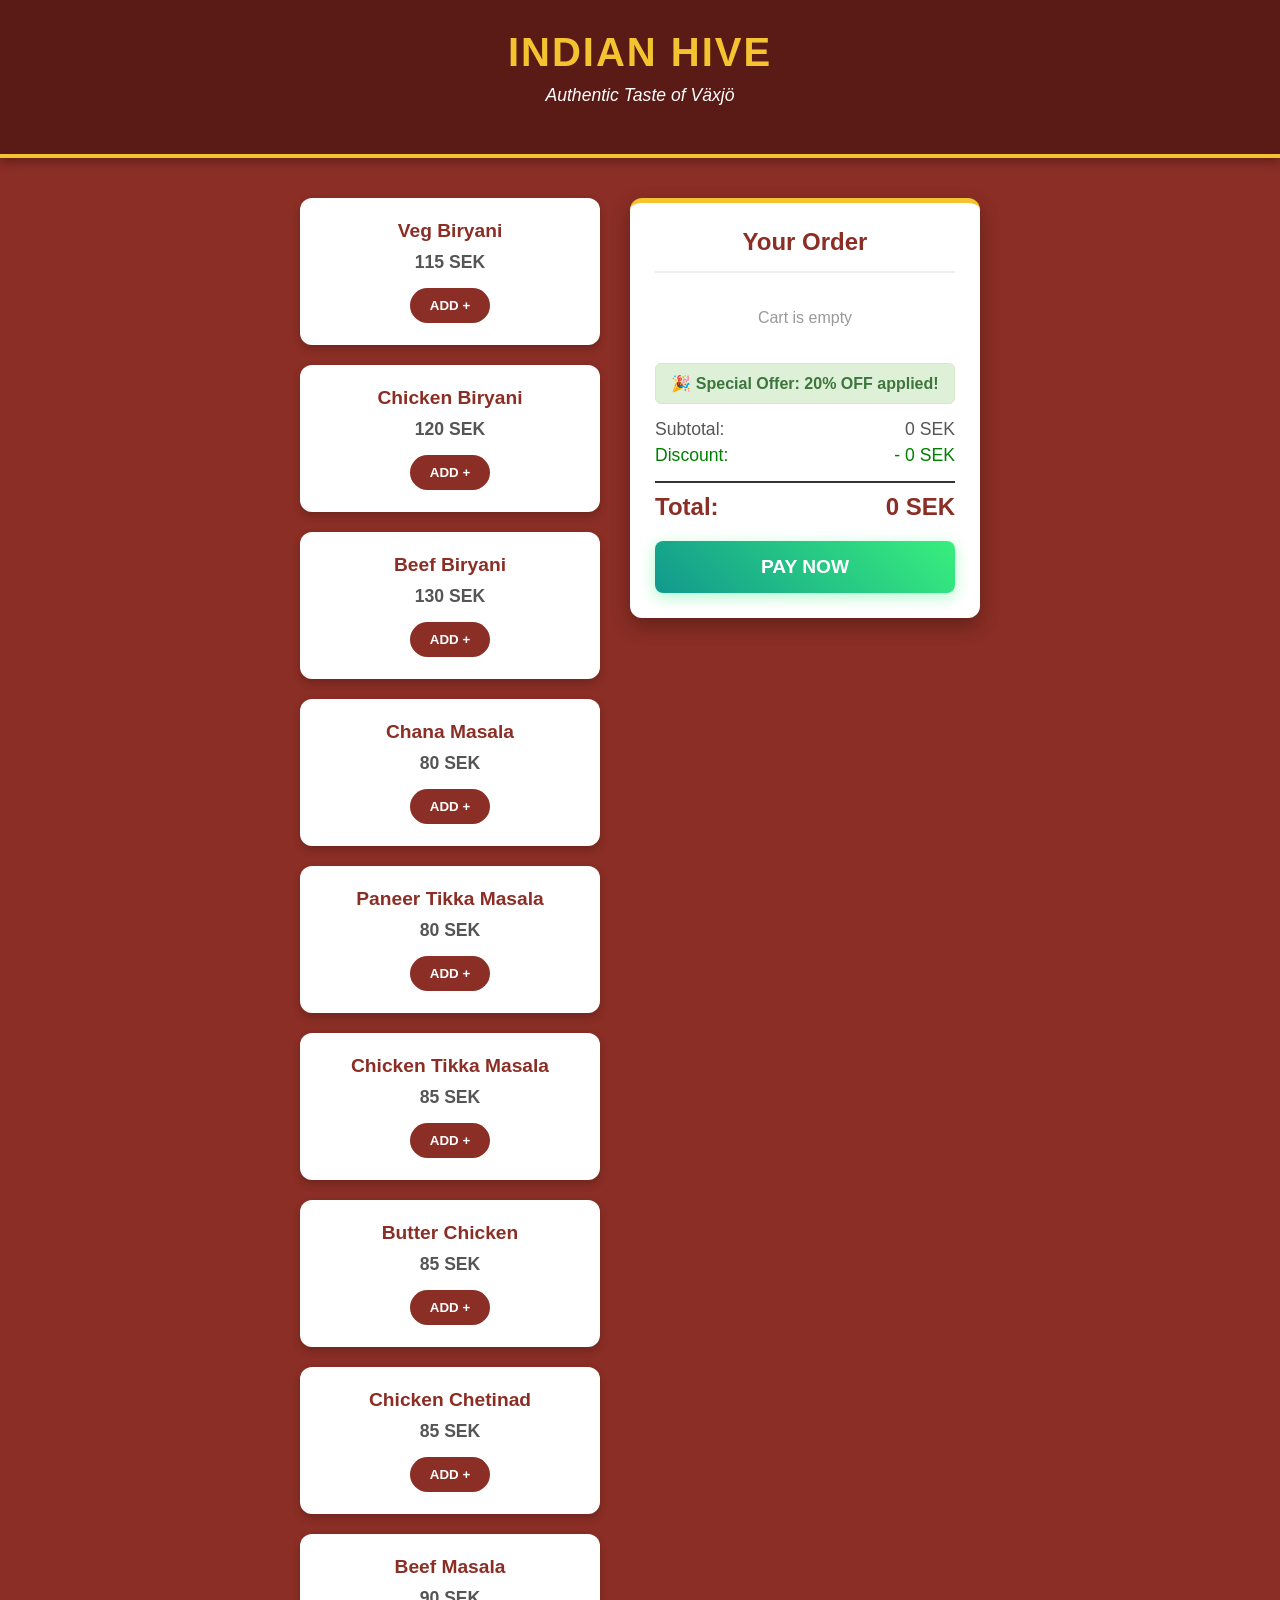
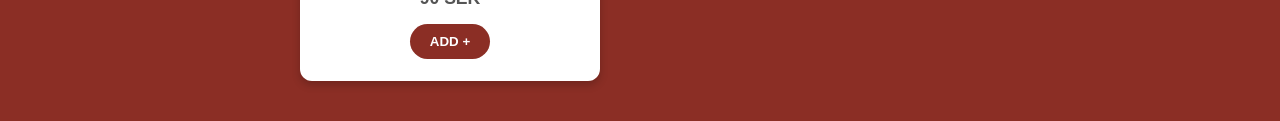
<file: payment-backend/src/main/resources/templates/index.html>
<!DOCTYPE html>
<html lang="en">
<head>
    <meta charset="UTF-8">
    <title>Indian Hive - Menu</title>
    <meta name="viewport" content="width=device-width, initial-scale=1">
    <style>
        /* --- BRANDING & COLORS --- */
        :root {
            --brand-red: #8B2E25;
            --brand-gold: #F4C430;
            --bg-color: #fcfcfc;
        }

        body {
            font-family: 'Helvetica Neue', Helvetica, Arial, sans-serif;
            background-color: var(--brand-red);
            color: #333;
            margin: 0;
            padding: 0;
            display: flex;
            flex-direction: column;
            min-height: 100vh;
        }

        /* HEADER */
        header {
            background-color: #5a1a15;
            color: var(--brand-gold);
            text-align: center;
            padding: 30px 20px;
            border-bottom: 4px solid var(--brand-gold);
            box-shadow: 0 4px 10px rgba(0,0,0,0.3);
        }

        h1 { margin: 0; font-size: 2.5rem; text-transform: uppercase; letter-spacing: 2px; }
        p.subtitle { color: #fff; margin-top: 10px; font-size: 1.1rem; font-style: italic; }

        /* LAYOUT */
        .container {
            flex: 1;
            display: flex;
            flex-wrap: wrap;
            max-width: 1200px;
            margin: 40px auto;
            gap: 30px;
            padding: 0 20px;
        }

        /* MENU GRID */
        .menu-section {
            flex: 2;
            min-width: 300px;
        }
        .menu-grid {
            display: grid;
            grid-template-columns: repeat(auto-fill, minmax(250px, 1fr));
            gap: 20px;
        }
        .menu-card {
            background: white;
            border-radius: 12px;
            padding: 20px;
            text-align: center;
            box-shadow: 0 4px 8px rgba(0,0,0,0.2);
            transition: transform 0.2s;
            border: 2px solid transparent;
        }
        .menu-card:hover { transform: translateY(-5px); border-color: var(--brand-gold); }
        .dish-name { font-size: 1.2rem; font-weight: bold; color: var(--brand-red); margin-bottom: 10px; }
        .dish-price { font-size: 1.1rem; color: #555; font-weight: bold; margin-bottom: 15px; }

        .add-btn {
            background-color: var(--brand-red);
            color: white;
            border: none;
            padding: 10px 20px;
            border-radius: 25px;
            cursor: pointer;
            font-weight: bold;
            transition: background 0.3s;
        }
        .add-btn:hover { background-color: #a03026; transform: scale(1.05); }

        /* CART SIDEBAR */
        .cart-section {
            flex: 1;
            min-width: 300px;
            background: white;
            border-radius: 12px;
            padding: 25px;
            box-shadow: 0 8px 20px rgba(0,0,0,0.3);
            height: fit-content;
            border-top: 5px solid var(--brand-gold);
        }
        .cart-header {
            font-size: 1.5rem;
            font-weight: bold;
            color: var(--brand-red);
            border-bottom: 2px solid #eee;
            padding-bottom: 15px;
            margin-bottom: 20px;
            text-align: center;
        }
        .cart-items { max-height: 350px; overflow-y: auto; margin-bottom: 20px; }
        .cart-row { display: flex; justify-content: space-between; margin-bottom: 12px; border-bottom: 1px dashed #eee; padding-bottom: 5px; }

        /* DISCOUNT BANNER */
        .discount-banner {
            background-color: #dff0d8;
            color: #3c763d;
            padding: 10px;
            border-radius: 6px;
            text-align: center;
            margin-bottom: 15px;
            border: 1px solid #d6e9c6;
            font-weight: bold;
            display: none; /* Hidden by default, shown if discount > 0 */
        }

        /* TOTALS */
        .total-row { display: flex; justify-content: space-between; font-size: 1.1rem; margin-bottom: 5px; color: #555; }
        .final-row { display: flex; justify-content: space-between; font-size: 1.5rem; font-weight: bold; margin-top: 15px; border-top: 2px solid #333; padding-top: 10px; color: var(--brand-red); }

        #checkout-btn {
            width: 100%;
            background: linear-gradient(45deg, #11998e, #38ef7d);
            color: white;
            border: none;
            padding: 15px;
            font-size: 1.2rem;
            border-radius: 8px;
            cursor: pointer;
            font-weight: bold;
            margin-top: 20px;
            box-shadow: 0 4px 15px rgba(56, 239, 125, 0.4);
        }
        #checkout-btn:hover { opacity: 0.9; }

    </style>
</head>
<body>

<header>
    <h1>Indian Hive</h1>
    <p class="subtitle">Authentic Taste of Växjö</p>
</header>

<div class="container">

    <div class="menu-section">
        <div class="menu-grid" id="menu-container"></div>
    </div>

    <div class="cart-section">
        <div class="cart-header">Your Order</div>

        <div class="cart-items" id="cart-items-display">
            <p style="text-align:center; color:#999;">Cart is empty</p>
        </div>

        <div id="discount-message-box" class="discount-banner">
            🎉 Special Offer: <span id="discount-percent-display">0</span>% OFF applied!
        </div>

        <div class="total-row">
            <span>Subtotal:</span>
            <span><span id="subtotal-text">0</span> SEK</span>
        </div>
        <div class="total-row" style="color: green;">
            <span>Discount:</span>
            <span>- <span id="discount-text">0</span> SEK</span>
        </div>
        <div class="final-row">
            <span>Total:</span>
            <span><span id="final-total-text">0</span> SEK</span>
        </div>

        <button id="checkout-btn" onclick="processPayment()">PAY NOW</button>
    </div>

</div>

<script>
    // --- 1. OWNER SETTINGS (CONTROL PANEL) ---

    // CHANGE THIS NUMBER TO CONTROL THE DISCOUNT!
    // Set to 0 to turn off the discount.
    const GLOBAL_DISCOUNT_PERCENT = 20;

    const menuData = [
        { name: "Veg Biryani", price: 115 },
        { name: "Chicken Biryani", price: 120 },
        { name: "Beef Biryani", price: 130 },
        { name: "Chana Masala", price: 80 },
        { name: "Paneer Tikka Masala", price: 80 },
        { name: "Chicken Tikka Masala", price: 85 },
        { name: "Butter Chicken", price: 85 },
        { name: "Chicken Chetinad", price: 85 },
        { name: "Beef Masala", price: 90 }
    ];

    let cart = [];

    // --- 2. INITIALIZE PAGE ---
    // Show discount banner if active
    if (GLOBAL_DISCOUNT_PERCENT > 0) {
        document.getElementById('discount-message-box').style.display = 'block';
        document.getElementById('discount-percent-display').innerText = GLOBAL_DISCOUNT_PERCENT;
    }

    // Render Menu
    const menuContainer = document.getElementById('menu-container');
    menuData.forEach(item => {
        const card = document.createElement('div');
        card.className = 'menu-card';
        card.innerHTML = `
            <div class="dish-name">${item.name}</div>
            <div class="dish-price">${item.price} SEK</div>
            <button class="add-btn" onclick="addToCart('${item.name}', ${item.price})">ADD +</button>
        `;
        menuContainer.appendChild(card);
    });

    // --- 3. CART FUNCTIONS ---
    function addToCart(name, price) {
        cart.push({ name, price });
        renderCart();
    }

    function renderCart() {
        const display = document.getElementById('cart-items-display');
        if (cart.length === 0) {
            display.innerHTML = '<p style="text-align:center; color:#999;">Cart is empty</p>';
        } else {
            display.innerHTML = '';
            cart.forEach((item) => {
                display.innerHTML += `
                    <div class="cart-row">
                        <span>${item.name}</span>
                        <span>${item.price} SEK</span>
                    </div>`;
            });
        }
        calculateTotal();
    }

    // --- 4. CALCULATE TOTALS (WITH AUTOMATIC DISCOUNT) ---
    function calculateTotal() {
        let subtotal = cart.reduce((sum, item) => sum + item.price, 0);
        let discountAmount = 0;

        // Apply Global Discount automatically
        if (GLOBAL_DISCOUNT_PERCENT > 0) {
            discountAmount = Math.round((subtotal * GLOBAL_DISCOUNT_PERCENT) / 100);
        }

        let finalTotal = subtotal - discountAmount;

        // Update UI
        document.getElementById('subtotal-text').innerText = subtotal;
        document.getElementById('discount-text').innerText = discountAmount;
        document.getElementById('final-total-text').innerText = finalTotal;

        return finalTotal;
    }

    // --- 5. CHECKOUT ---
    function processPayment() {
        const finalPrice = calculateTotal();
        if (finalPrice <= 0) {
            alert("Cart is empty!");
            return;
        }

        fetch('/product/v1/checkout', {
            method: 'POST',
            headers: { 'Content-Type': 'application/json' },
            body: JSON.stringify({
                amount: finalPrice * 100, // Convert to cents/öre
                quantity: 1,
                name: "Indian Hive Order (Discount Applied)",
                currency: "SEK"
            })
        })
            .then(res => res.json())
            .then(data => {
                if (data.sessionUrl) window.location.href = data.sessionUrl;
                else alert("Error: " + JSON.stringify(data));
            })
            .catch(err => console.error(err));
    }
</script>

</body>
</html>
</file>
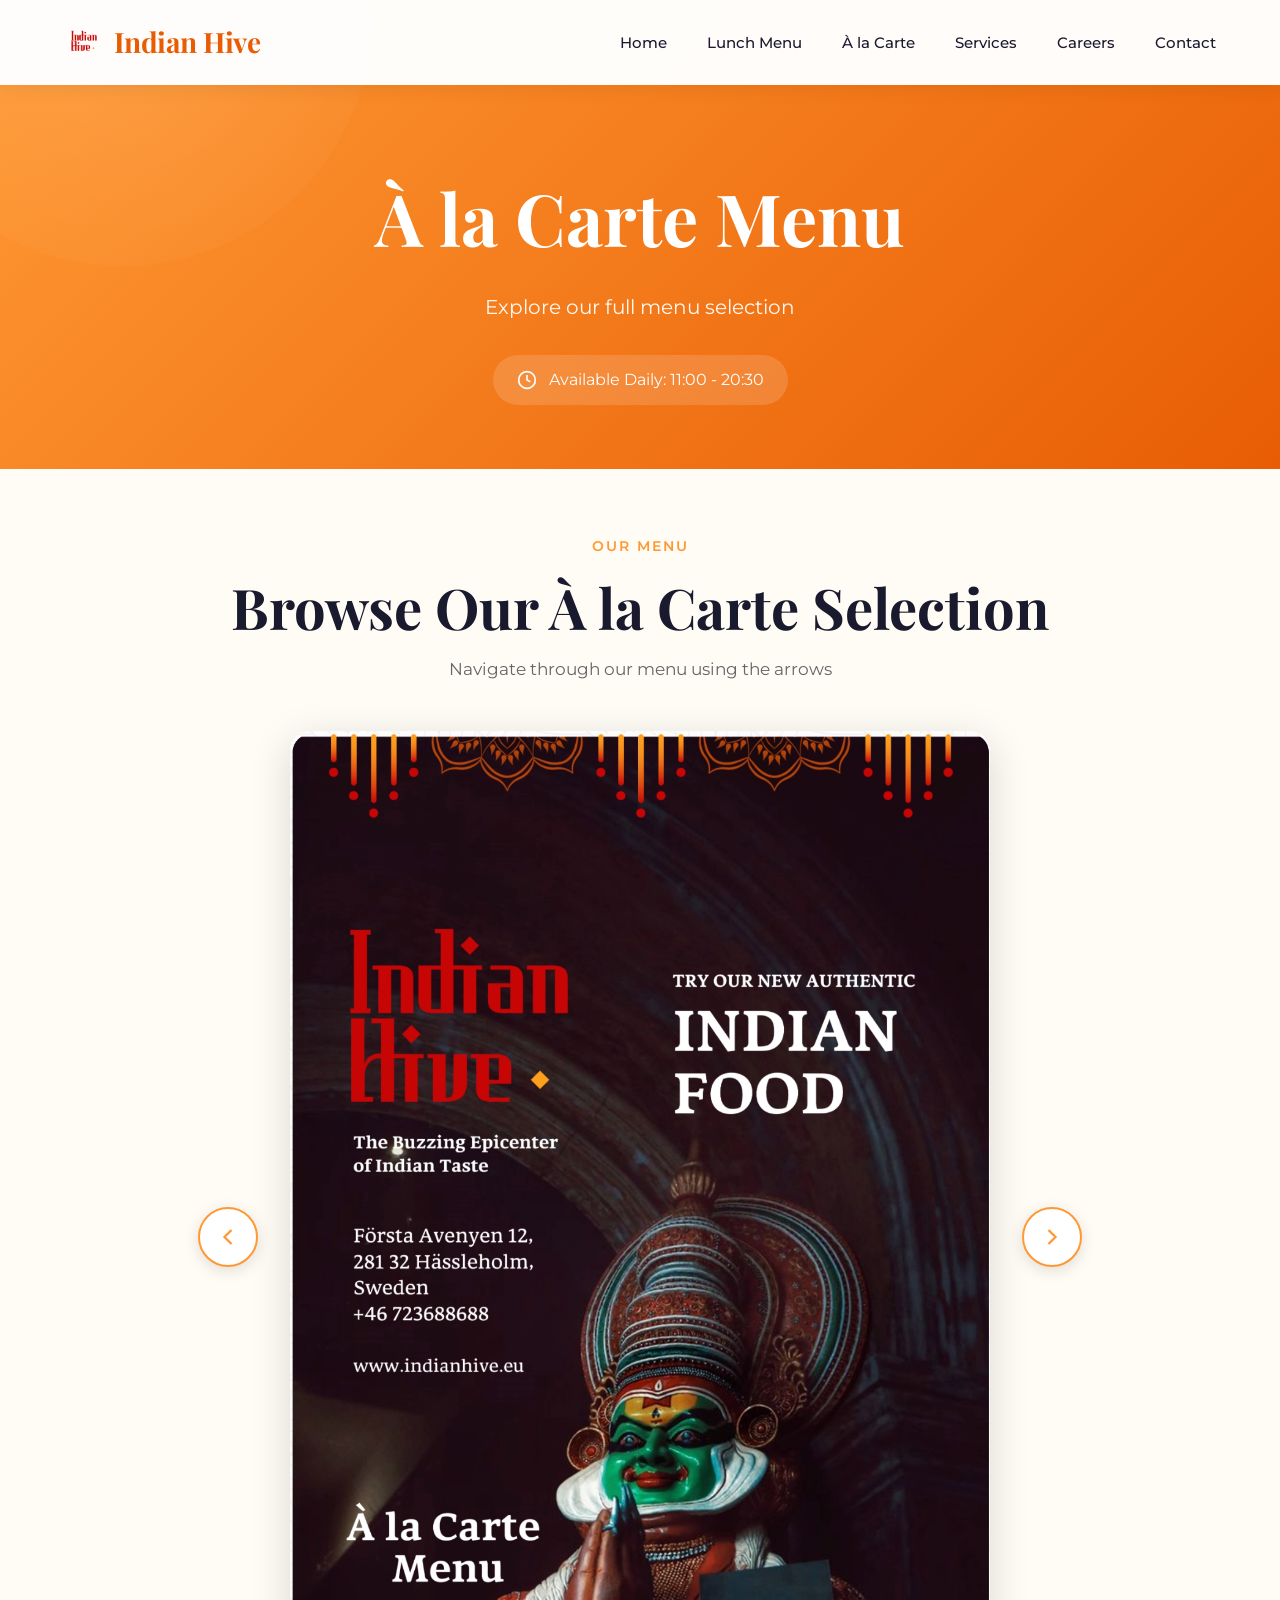
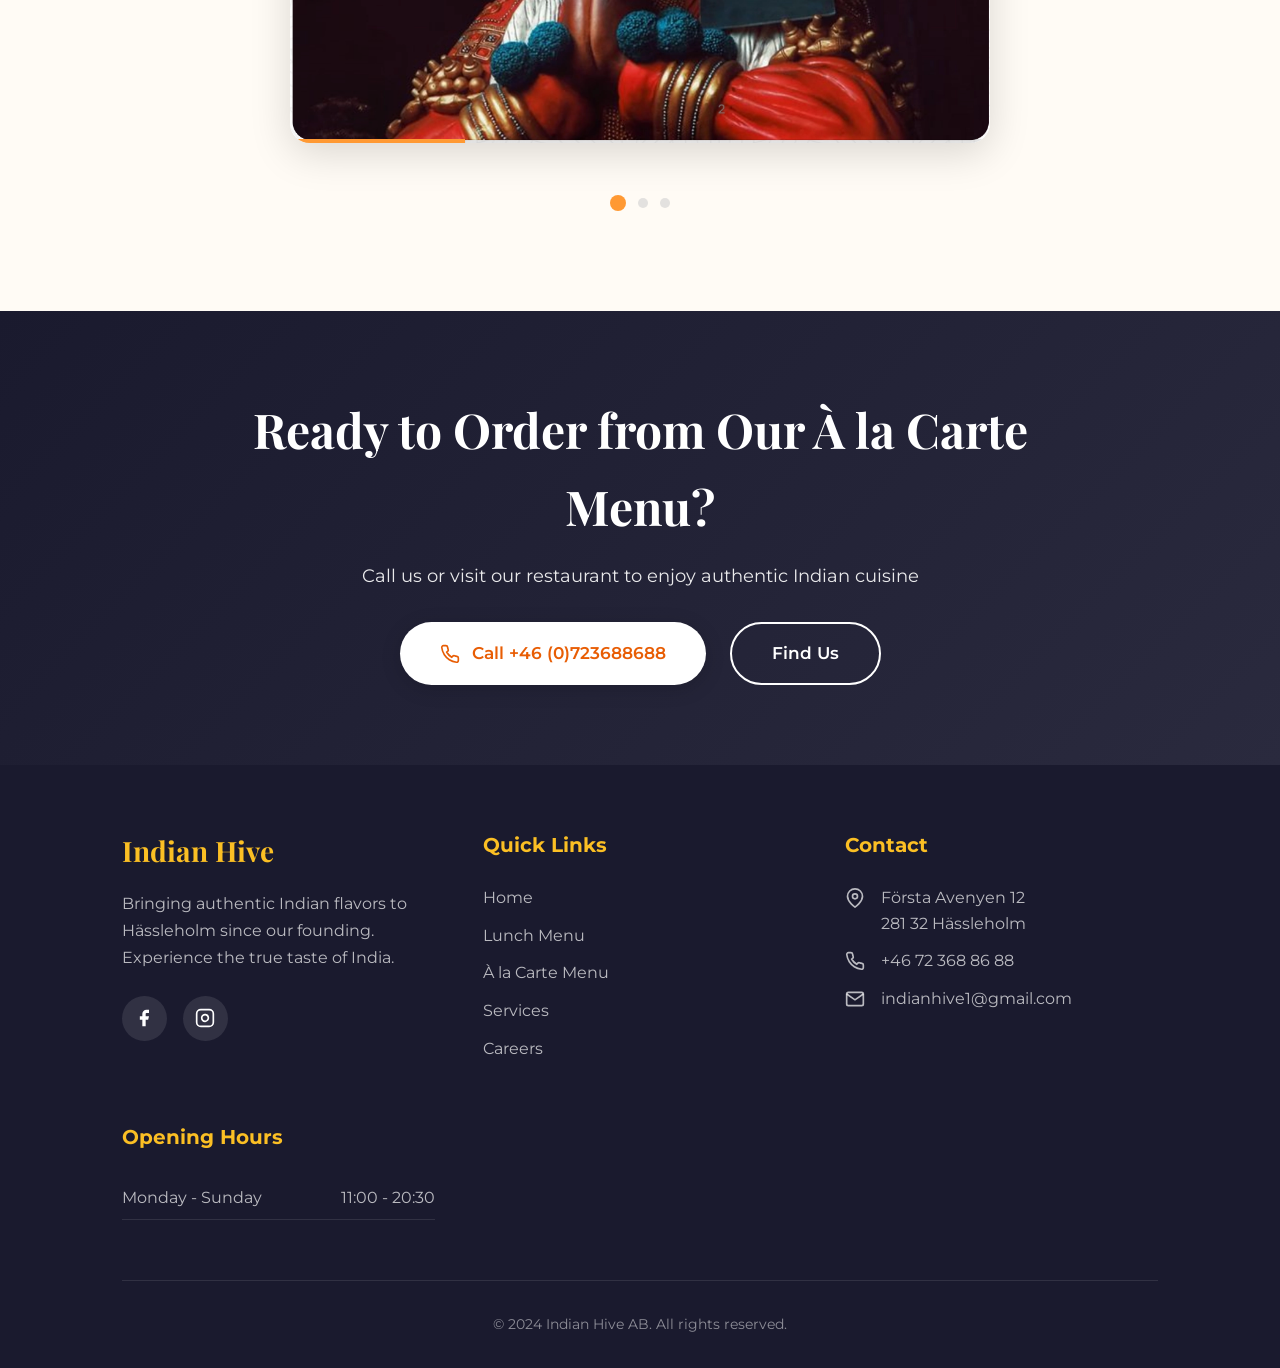
<file: src/main/resources/static/alacarte.html>
<!DOCTYPE html><html lang="en"><head>    <meta charset="UTF-8">    <meta name="viewport" content="width=device-width, initial-scale=1.0">    <title>À la Carte Menu - Indian Hive | Hässleholm</title>    <link rel="preconnect" href="https://fonts.googleapis.com">    <link rel="preconnect" href="https://fonts.gstatic.com" crossorigin>    <link href="https://fonts.googleapis.com/css2?family=Playfair+Display:ital,wght@0,400;0,700;1,400&family=Montserrat:wght@300;400;500;600;700&display=swap" rel="stylesheet">    <link rel="stylesheet" href="css/alacarte.css">    <link rel="icon" type="image/png" href="images/favicon.png"></head><body><!-- Navigation --><nav class="navbar">    <div class="nav-container">        <a href="index.html" class="logo">            <img src="images/logo.png" alt="Indian Hive Logo" class="logo-img">            <span class="logo-text">Indian Hive</span>        </a>        <ul class="nav-menu" id="navMenu">            <li><a href="index.html">Home</a></li>            <li><a href="lunchMenu.html">Lunch Menu</a></li>            <li><a href="alacarte.html" class="active">À la Carte</a></li>            <li><a href="services.html">Services</a></li>            <li><a href="careers.html">Careers</a></li>            <li><a href="contact.html">Contact</a></li>        </ul>        <div class="hamburger" id="hamburger">            <span></span>            <span></span>            <span></span>        </div>    </div></nav><!-- Page Header --><section class="page-header">    <div class="container">        <h1>À la Carte Menu</h1>        <p class="page-subtitle">Explore our full menu selection</p>        <div class="page-info">            <div class="info-badge">                <svg viewBox="0 0 24 24" fill="none" stroke="currentColor" stroke-width="2">                    <circle cx="12" cy="12" r="10"/>                    <polyline points="12 6 12 12 16 14"/>                </svg>                <span>Available Daily: 11:00 - 20:30</span>            </div>        </div>    </div></section><!-- Menu Gallery Section --><section class="menu-gallery-section">    <div class="container">        <div class="section-header center">            <span class="section-label">Our Menu</span>            <h2 class="section-title">Browse Our À la Carte Selection</h2>            <p class="gallery-description">Navigate through our menu using the arrows</p>        </div>        <!-- Image Gallery Slideshow -->        <div class="gallery-slideshow">            <button class="gallery-nav prev-btn" id="prevBtn" aria-label="Previous menu">                <svg viewBox="0 0 24 24" fill="none" stroke="currentColor" stroke-width="2">                    <polyline points="15 18 9 12 15 6"/>                </svg>            </button>            <div class="gallery-container">                <div class="gallery-slides">                    <!-- Slide 1 -->                    <div class="gallery-slide active">                        <img src="images/image-1.png" alt="Indian Hive Menu" loading="lazy">                    </div>                    <!-- Slide 2 -->                    <div class="gallery-slide">                        <img src="images/image-2.png" alt="Indian Hive Menu" loading="lazy">                    </div>                    <!-- Slide 3 -->                    <div class="gallery-slide">                        <img src="images/image-3.png" alt="Indian Hive Menu" loading="lazy">                    </div>                    <!-- Slide 4 -->                    <div class="gallery-slide">                        <img src="images/image-4.png" alt="Indian Hive Menu" loading="lazy">                    </div>                    <!-- Slide 5 -->                    <div class="gallery-slide">                        <img src="images/image-5.png" alt="Indian Hive Menu" loading="lazy">                    </div>                    <!-- Slide 6 -->                    <div class="gallery-slide">                        <img src="images/image-6.png" alt="Indian Hive Menu" loading="lazy">                    </div>                    <!-- Slide 7 -->                    <div class="gallery-slide">                        <img src="images/image-7.png" alt="Indian Hive Menu" loading="lazy">                    </div>                    <!-- Slide 8 -->                    <div class="gallery-slide">                        <img src="images/image-8.png" alt="Indian Hive Menu" loading="lazy">                    </div>                    <!-- Slide 9 -->                    <div class="gallery-slide">                        <img src="images/image-9.png" alt="Indian Hive Menu" loading="lazy">                    </div>                </div>                <!-- Progress Bar -->                <div class="progress-bar">                    <div class="progress-fill" id="progressFill"></div>                </div>            </div>            <button class="gallery-nav next-btn" id="nextBtn" aria-label="Next menu">                <svg viewBox="0 0 24 24" fill="none" stroke="currentColor" stroke-width="2">                    <polyline points="9 18 15 12 9 6"/>                </svg>            </button>        </div>        <!-- Dot Navigation (only 3 visible) -->        <div class="dot-navigation" id="dotNavigation">            <!-- Dots will be generated by JavaScript -->        </div>    </div></section><!-- Order CTA Section --><section class="order-section">    <div class="container">        <div class="order-content">            <h2>Ready to Order from Our À la Carte Menu?</h2>            <p>Call us or visit our restaurant to enjoy authentic Indian cuisine</p>            <div class="order-buttons">                <a href="tel:+46723688688" class="btn btn-primary">                    <svg viewBox="0 0 24 24" fill="none" stroke="currentColor" stroke-width="2">                        <path d="M22 16.92v3a2 2 0 0 1-2.18 2 19.79 19.79 0 0 1-8.63-3.07 19.5 19.5 0 0 1-6-6 19.79 19.79 0 0 1-3.07-8.67A2 2 0 0 1 4.11 2h3a2 2 0 0 1 2 1.72 12.84 12.84 0 0 0 .7 2.81 2 2 0 0 1-.45 2.11L8.09 9.91a16 16 0 0 0 6 6l1.27-1.27a2 2 0 0 1 2.11-.45 12.84 12.84 0 0 0 2.81.7A2 2 0 0 1 22 16.92z"/>                    </svg>                    Call +46 (0)723688688                </a>                <a href="contact.html" class="btn btn-secondary">Find Us</a>            </div>        </div>    </div></section><!-- Footer --><footer class="footer">    <div class="container">        <div class="footer-grid">            <div class="footer-col">                <h3>Indian Hive</h3>                <p>Bringing authentic Indian flavors to Hässleholm since our founding. Experience the true taste of India.</p>                <div class="social-links">                    <a href="https://www.facebook.com/profile.php?id=61578986245478" aria-label="Facebook">                        <svg viewBox="0 0 24 24" fill="currentColor"><path d="M18 2h-3a5 5 0 0 0-5 5v3H7v4h3v8h4v-8h3l1-4h-4V7a1 1 0 0 1 1-1h3z"/></svg>                    </a>                    <a href="https://www.instagram.com/indianhiveab" target="_blank" rel="noopener" aria-label="Instagram">                        <svg viewBox="0 0 24 24" fill="none" stroke="currentColor" stroke-width="2">                            <rect x="2" y="2" width="20" height="20" rx="5" ry="5"/>                            <path d="M16 11.37A4 4 0 1 1 12.63 8 4 4 0 0 1 16 11.37z"/>                            <line x1="17.5" y1="6.5" x2="17.51" y2="6.5"/>                        </svg>                    </a>                </div>            </div>            <div class="footer-col">                <h4>Quick Links</h4>                <ul>                    <li><a href="index.html">Home</a></li>                    <li><a href="lunchMenu.html">Lunch Menu</a></li>                    <li><a href="alacarte.html">À la Carte Menu</a></li>                    <li><a href="services.html">Services</a></li>                    <li><a href="careers.html">Careers</a></li>                </ul>            </div>            <div class="footer-col">                <h4>Contact</h4>                <ul class="contact-info">                    <li>                        <svg viewBox="0 0 24 24" fill="none" stroke="currentColor" stroke-width="2">                            <path d="M21 10c0 7-9 13-9 13s-9-6-9-13a9 9 0 0 1 18 0z"/>                            <circle cx="12" cy="10" r="3"/>                        </svg>                        Första Avenyen 12<br>281 32 Hässleholm                    </li>                    <li>                        <svg viewBox="0 0 24 24" fill="none" stroke="currentColor" stroke-width="2">                            <path d="M22 16.92v3a2 2 0 0 1-2.18 2 19.79 19.79 0 0 1-8.63-3.07 19.5 19.5 0 0 1-6-6 19.79 19.79 0 0 1-3.07-8.67A2 2 0 0 1 4.11 2h3a2 2 0 0 1 2 1.72 12.84 12.84 0 0 0 .7 2.81 2 2 0 0 1-.45 2.11L8.09 9.91a16 16 0 0 0 6 6l1.27-1.27a2 2 0 0 1 2.11-.45 12.84 12.84 0 0 0 2.81.7A2 2 0 0 1 22 16.92z"/>                        </svg>                        +46 72 368 86 88                    </li>                    <li>                        <svg viewBox="0 0 24 24" fill="none" stroke="currentColor" stroke-width="2">                            <path d="M4 4h16c1.1 0 2 .9 2 2v12c0 1.1-.9 2-2 2H4c-1.1 0-2-.9-2-2V6c0-1.1.9-2 2-2z"/>                            <polyline points="22,6 12,13 2,6"/>                        </svg>                        indianhive1@gmail.com                    </li>                </ul>            </div>            <div class="footer-col">                <h4>Opening Hours</h4>                <ul class="hours">                    <li>                        <span>Monday - Sunday</span>                        <span>11:00 - 20:30</span>                    </li>                </ul>            </div>        </div>        <div class="footer-bottom">            <p>&copy; 2024 Indian Hive AB. All rights reserved.</p>        </div>    </div></footer><script src="js/homePageJs.js"></script><script src="js/gallery.js"></script></body></html>
</file>
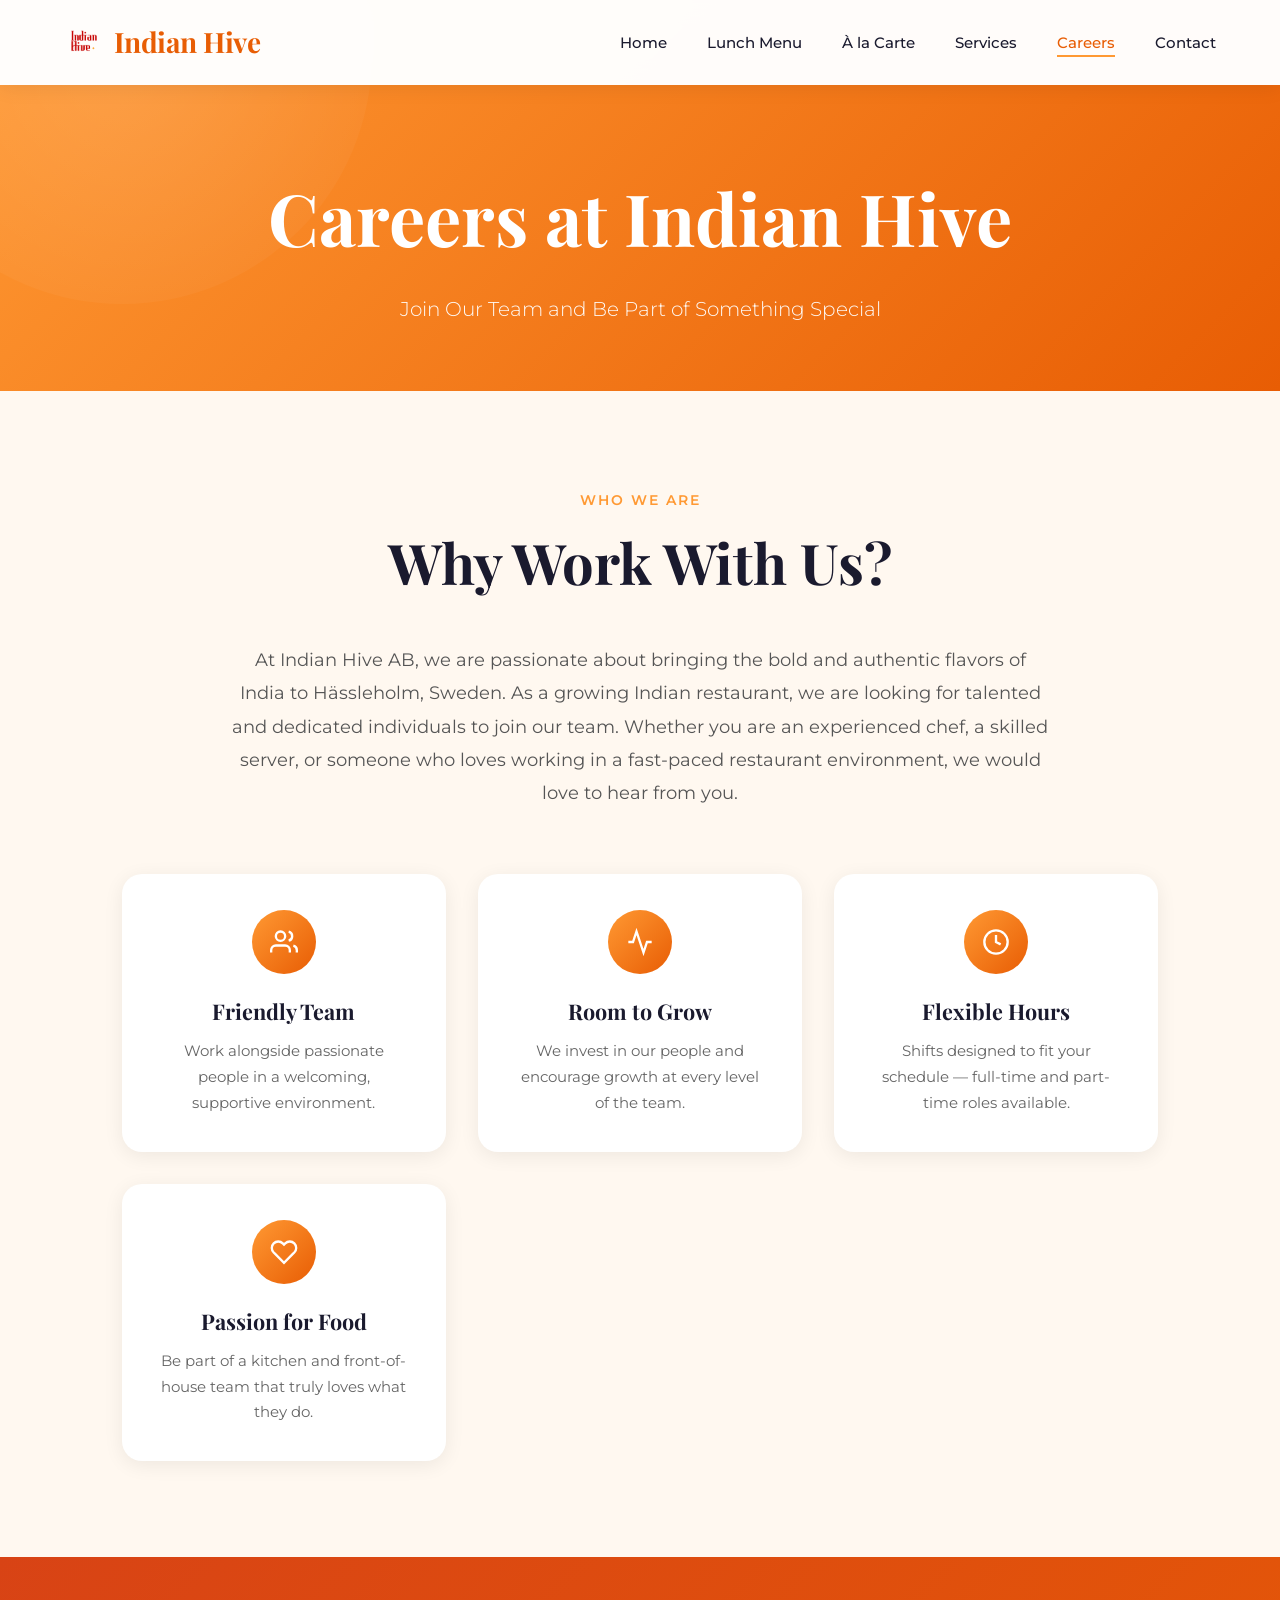
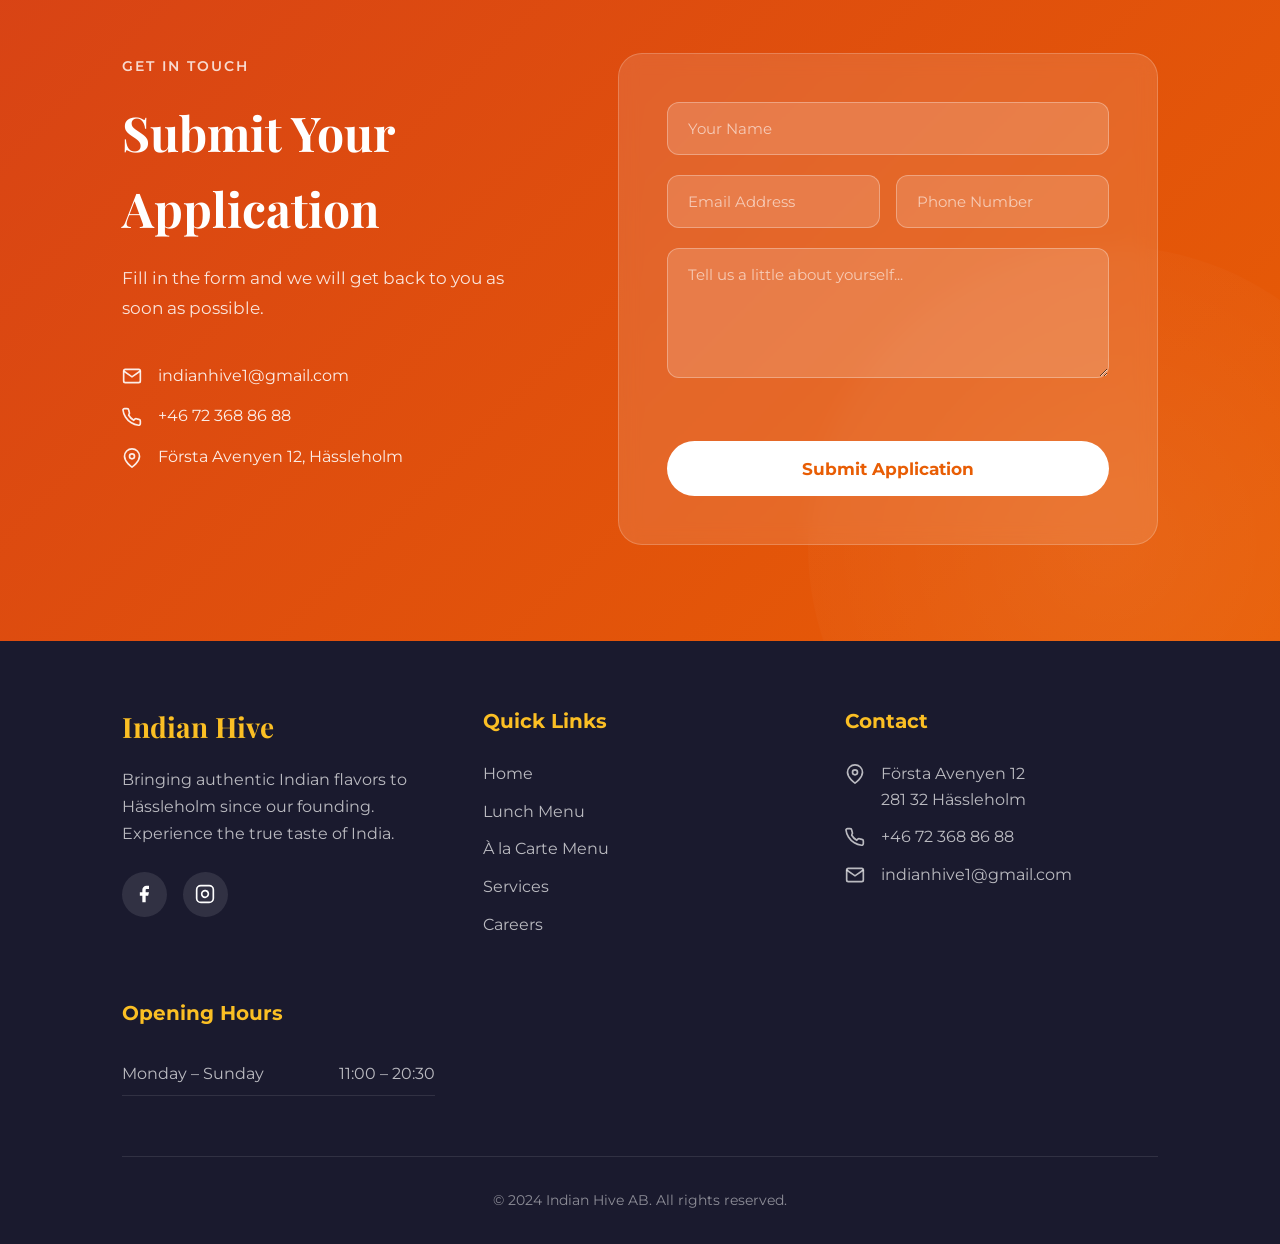
<file: src/main/resources/static/careers.html>
<!DOCTYPE html><html lang="en"><head>    <meta charset="UTF-8">    <meta name="viewport" content="width=device-width, initial-scale=1.0">    <title>Careers | Indian Hive - Hässleholm</title>    <link rel="preconnect" href="https://fonts.googleapis.com">    <link rel="preconnect" href="https://fonts.gstatic.com" crossorigin>    <link href="https://fonts.googleapis.com/css2?family=Playfair+Display:ital,wght@0,400;0,700;1,400&family=Montserrat:wght@300;400;500;600;700&display=swap" rel="stylesheet">    <link rel="stylesheet" href="css/careers.css">    <link rel="icon" type="image/png" href="images/favicon.png"></head><body><!-- Navigation --><nav class="navbar">    <div class="nav-container">        <a href="index.html" class="logo">            <img src="images/logo.png" alt="Indian Hive Logo" class="logo-img">            <span class="logo-text">Indian Hive</span>        </a>        <ul class="nav-menu" id="navMenu">            <li><a href="index.html">Home</a></li>            <li><a href="lunchMenu.html">Lunch Menu</a></li>            <li><a href="alacarte.html">À la Carte</a></li>            <li><a href="services.html">Services</a></li>            <li><a href="careers.html" class="active">Careers</a></li>            <li><a href="contact.html">Contact</a></li>        </ul>        <div class="hamburger" id="hamburger">            <span></span><span></span><span></span>        </div>    </div></nav><!-- Page Hero --><section class="page-hero">    <div class="page-hero-content">        <h1>Careers at Indian Hive</h1>        <p>Join Our Team and Be Part of Something Special</p>    </div></section><!-- Intro Section --><section class="careers-intro">    <div class="container">        <div class="section-header center">            <span class="section-label">Who We Are</span>            <h2 class="section-title">Why Work With Us?</h2>        </div>        <p class="intro-text">            At Indian Hive AB, we are passionate about bringing the bold and authentic flavors of India to Hässleholm, Sweden. As a growing Indian restaurant, we are looking for talented and dedicated individuals to join our team. Whether you are an experienced chef, a skilled server, or someone who loves working in a fast-paced restaurant environment, we would love to hear from you.        </p>        <div class="perks-grid">            <div class="perk-card">                <div class="perk-icon">                    <svg viewBox="0 0 24 24" fill="none" stroke="currentColor" stroke-width="2">                        <path d="M17 21v-2a4 4 0 0 0-4-4H5a4 4 0 0 0-4 4v2"/>                        <circle cx="9" cy="7" r="4"/>                        <path d="M23 21v-2a4 4 0 0 0-3-3.87"/>                        <path d="M16 3.13a4 4 0 0 1 0 7.75"/>                    </svg>                </div>                <h3>Friendly Team</h3>                <p>Work alongside passionate people in a welcoming, supportive environment.</p>            </div>            <div class="perk-card">                <div class="perk-icon">                    <svg viewBox="0 0 24 24" fill="none" stroke="currentColor" stroke-width="2">                        <polyline points="22 12 18 12 15 21 9 3 6 12 2 12"/>                    </svg>                </div>                <h3>Room to Grow</h3>                <p>We invest in our people and encourage growth at every level of the team.</p>            </div>            <div class="perk-card">                <div class="perk-icon">                    <svg viewBox="0 0 24 24" fill="none" stroke="currentColor" stroke-width="2">                        <circle cx="12" cy="12" r="10"/>                        <path d="M12 6v6l4 2"/>                    </svg>                </div>                <h3>Flexible Hours</h3>                <p>Shifts designed to fit your schedule — full-time and part-time roles available.</p>            </div>            <div class="perk-card">                <div class="perk-icon">                    <svg viewBox="0 0 24 24" fill="none" stroke="currentColor" stroke-width="2">                        <path d="M20.84 4.61a5.5 5.5 0 0 0-7.78 0L12 5.67l-1.06-1.06a5.5 5.5 0 0 0-7.78 7.78l1.06 1.06L12 21.23l7.78-7.78 1.06-1.06a5.5 5.5 0 0 0 0-7.78z"/>                    </svg>                </div>                <h3>Passion for Food</h3>                <p>Be part of a kitchen and front-of-house team that truly loves what they do.</p>            </div>        </div>    </div></section><!-- Application Form --><section class="apply-section" id="apply">    <div class="container">        <div class="apply-inner">            <div class="apply-text">                <span class="section-label">Get In Touch</span>                <h2>Submit Your Application</h2>                <p>Fill in the form and we will get back to you as soon as possible.</p>                <div class="apply-contact">                    <div class="apply-contact-item">                        <svg viewBox="0 0 24 24" fill="none" stroke="currentColor" stroke-width="2">                            <path d="M4 4h16c1.1 0 2 .9 2 2v12c0 1.1-.9 2-2 2H4c-1.1 0-2-.9-2-2V6c0-1.1.9-2 2-2z"/>                            <polyline points="22,6 12,13 2,6"/>                        </svg>                        <span>indianhive1@gmail.com</span>                    </div>                    <div class="apply-contact-item">                        <svg viewBox="0 0 24 24" fill="none" stroke="currentColor" stroke-width="2">                            <path d="M22 16.92v3a2 2 0 0 1-2.18 2 19.79 19.79 0 0 1-8.63-3.07A19.5 19.5 0 0 1 4.19 12a19.79 19.79 0 0 1-3.07-8.67A2 2 0 0 1 3.11 2h3a2 2 0 0 1 2 1.72c.127.96.361 1.903.7 2.81a2 2 0 0 1-.45 2.11L8.09 9.91a16 16 0 0 0 6 6l1.27-1.27a2 2 0 0 1 2.11-.45c.907.339 1.85.573 2.81.7A2 2 0 0 1 22 16.92z"/>                        </svg>                        <span>+46 72 368 86 88</span>                    </div>                    <div class="apply-contact-item">                        <svg viewBox="0 0 24 24" fill="none" stroke="currentColor" stroke-width="2">                            <path d="M21 10c0 7-9 13-9 13s-9-6-9-13a9 9 0 0 1 18 0z"/>                            <circle cx="12" cy="10" r="3"/>                        </svg>                        <span>Första Avenyen 12, Hässleholm</span>                    </div>                </div>            </div>            <div class="apply-form-wrap">                <form id="applyForm" novalidate>                    <div class="form-group">                        <input type="text" id="appName" name="app_name" placeholder="Your Name" required>                    </div>                    <div class="form-row">                        <div class="form-group">                            <input type="email" id="appEmail" name="app_email" placeholder="Email Address" required>                        </div>                        <div class="form-group">                            <input type="tel" id="appPhone" name="app_phone" placeholder="Phone Number">                        </div>                    </div>                    <div class="form-group">                        <textarea id="appMessage" name="app_message" placeholder="Tell us a little about yourself..."></textarea>                    </div>                    <div class="form-error" id="formError"></div>                    <button type="submit" class="btn-submit" id="submitBtn">                        <span class="btn-text">Submit Application</span>                        <span class="btn-loading" style="display:none;">Sending...</span>                    </button>                </form>                <div class="form-success" id="formSuccess">                    <div class="checkmark">✓</div>                    <h4>Application Received!</h4>                    <p>Thank you for applying. We'll be in touch shortly.</p>                </div>            </div>        </div>    </div></section><!-- Footer --><footer class="footer">    <div class="container">        <div class="footer-grid">            <div class="footer-col">                <h3>Indian Hive</h3>                <p>Bringing authentic Indian flavors to Hässleholm since our founding. Experience the true taste of India.</p>                <div class="social-links">                    <a href="https://www.facebook.com/profile.php?id=61578986245478" aria-label="Facebook">                        <svg viewBox="0 0 24 24" fill="currentColor"><path d="M18 2h-3a5 5 0 0 0-5 5v3H7v4h3v8h4v-8h3l1-4h-4V7a1 1 0 0 1 1-1h3z"/></svg>                    </a>                    <a href="https://www.instagram.com/indianhiveab" target="_blank" rel="noopener" aria-label="Instagram">                        <svg viewBox="0 0 24 24" fill="none" stroke="currentColor" stroke-width="2">                            <rect x="2" y="2" width="20" height="20" rx="5" ry="5"/>                            <path d="M16 11.37A4 4 0 1 1 12.63 8 4 4 0 0 1 16 11.37z"/>                            <line x1="17.5" y1="6.5" x2="17.51" y2="6.5"/>                        </svg>                    </a>                </div>            </div>            <div class="footer-col">                <h4>Quick Links</h4>                <ul>                    <li><a href="index.html">Home</a></li>                    <li><a href="lunchMenu.html">Lunch Menu</a></li>                    <li><a href="alacarte.html">À la Carte Menu</a></li>                    <li><a href="services.html">Services</a></li>                    <li><a href="careers.html">Careers</a></li>                </ul>            </div>            <div class="footer-col">                <h4>Contact</h4>                <ul class="contact-info">                    <li>                        <svg viewBox="0 0 24 24" fill="none" stroke="currentColor" stroke-width="2"><path d="M21 10c0 7-9 13-9 13s-9-6-9-13a9 9 0 0 1 18 0z"/><circle cx="12" cy="10" r="3"/></svg>                        Första Avenyen 12<br>281 32 Hässleholm                    </li>                    <li>                        <svg viewBox="0 0 24 24" fill="none" stroke="currentColor" stroke-width="2"><path d="M22 16.92v3a2 2 0 0 1-2.18 2 19.79 19.79 0 0 1-8.63-3.07A19.5 19.5 0 0 1 4.19 12a19.79 19.79 0 0 1-3.07-8.67A2 2 0 0 1 3.11 2h3a2 2 0 0 1 2 1.72c.127.96.361 1.903.7 2.81a2 2 0 0 1-.45 2.11L8.09 9.91a16 16 0 0 0 6 6l1.27-1.27a2 2 0 0 1 2.11-.45c.907.339 1.85.573 2.81.7A2 2 0 0 1 22 16.92z"/></svg>                        +46 72 368 86 88                    </li>                    <li>                        <svg viewBox="0 0 24 24" fill="none" stroke="currentColor" stroke-width="2"><path d="M4 4h16c1.1 0 2 .9 2 2v12c0 1.1-.9 2-2 2H4c-1.1 0-2-.9-2-2V6c0-1.1.9-2 2-2z"/><polyline points="22,6 12,13 2,6"/></svg>                        indianhive1@gmail.com                    </li>                </ul>            </div>            <div class="footer-col">                <h4>Opening Hours</h4>                <ul class="hours">                    <li><span>Monday – Sunday</span><span>11:00 – 20:30</span></li>                </ul>            </div>        </div>        <div class="footer-bottom">            <p>&copy; 2024 Indian Hive AB. All rights reserved.</p>        </div>    </div></footer><script src="js/careerJs.js"></script></body></html>
</file>
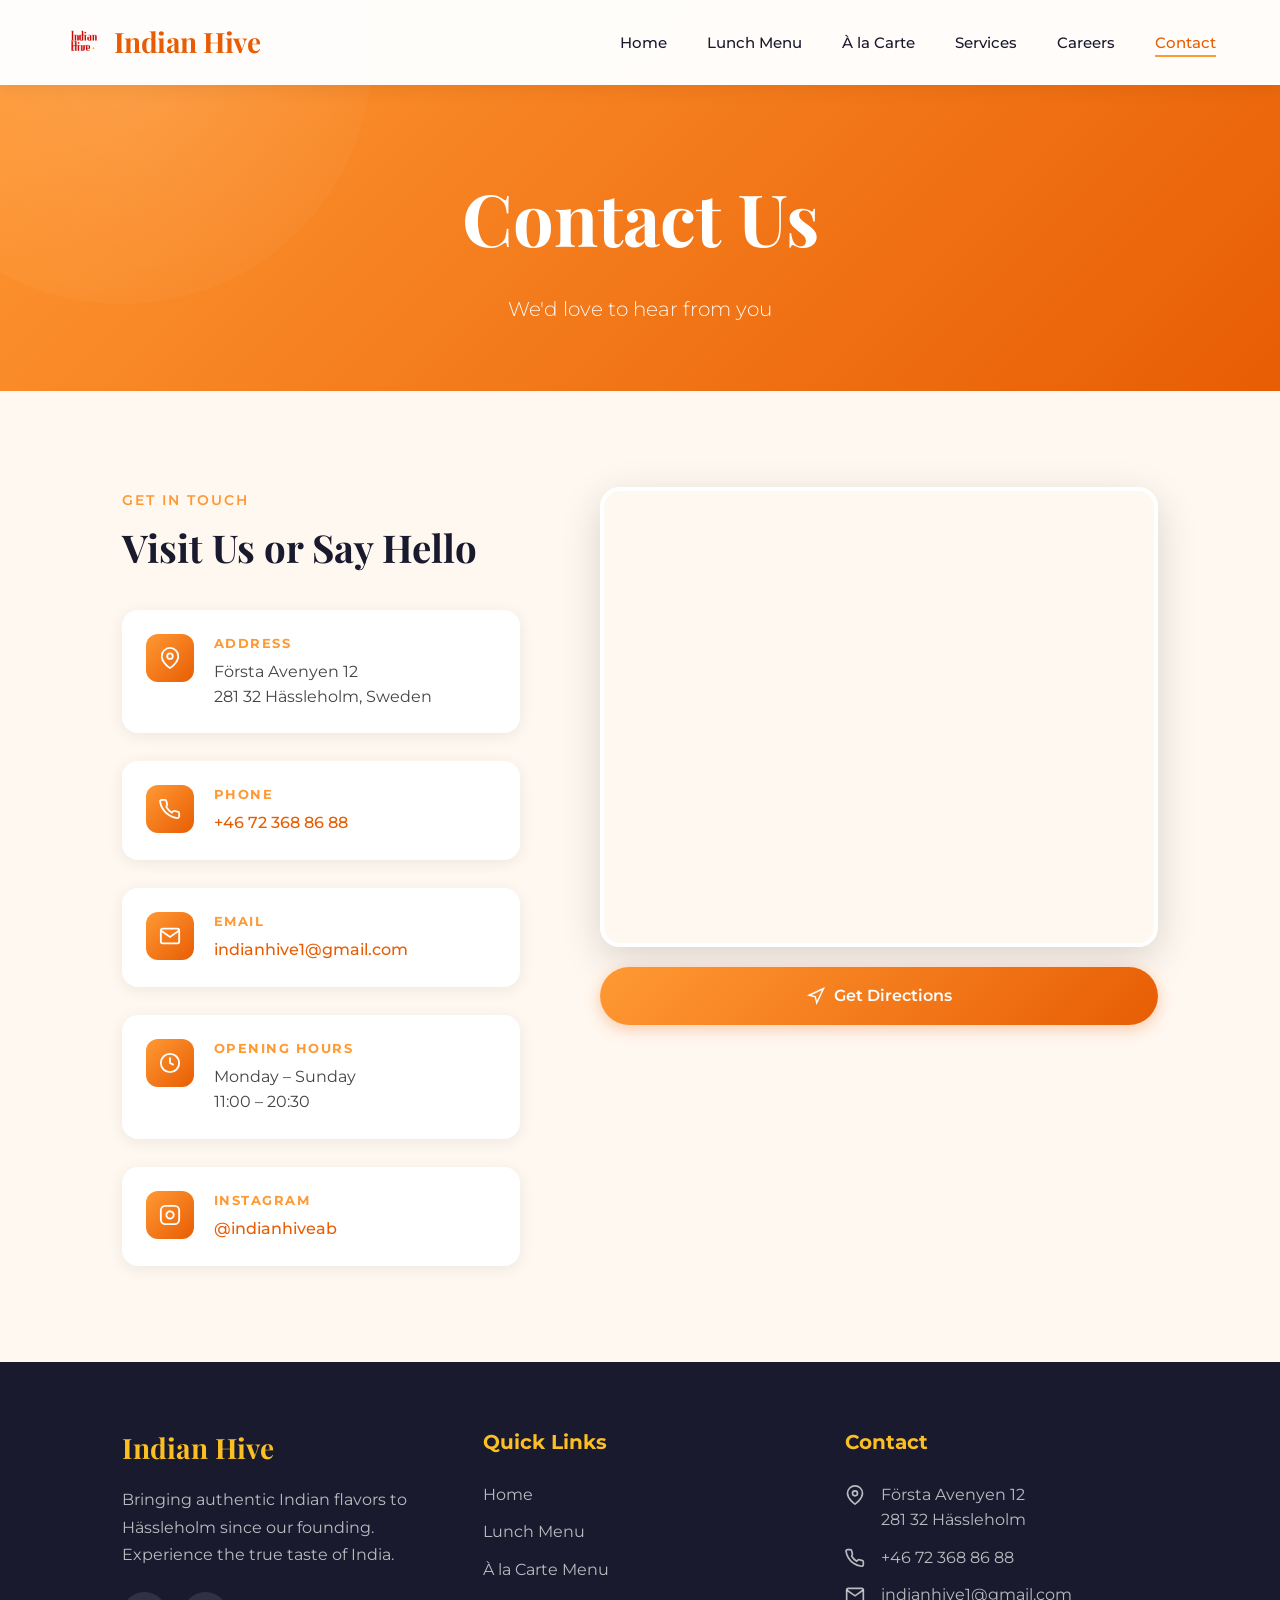
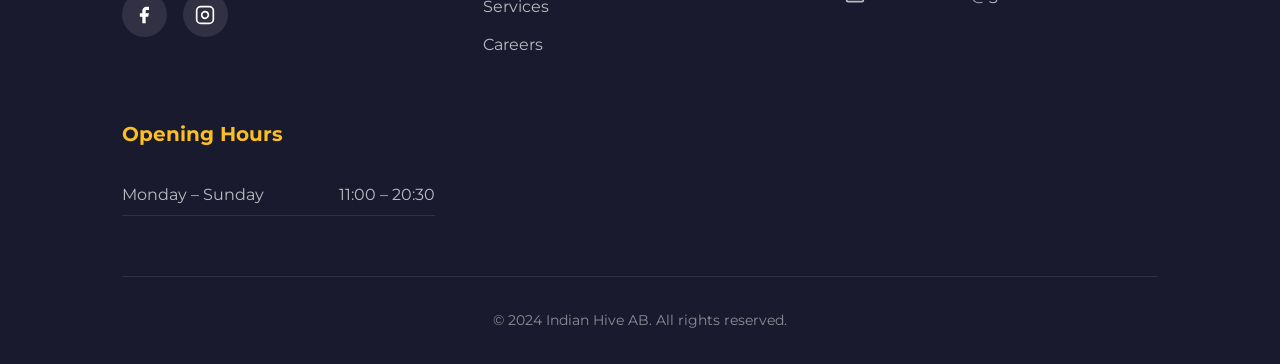
<file: src/main/resources/static/contact.html>
<!DOCTYPE html><html lang="en"><head>    <meta charset="UTF-8">    <meta name="viewport" content="width=device-width, initial-scale=1.0">    <title>Contact | Indian Hive - Hässleholm</title>    <link rel="preconnect" href="https://fonts.googleapis.com">    <link rel="preconnect" href="https://fonts.gstatic.com" crossorigin>    <link href="https://fonts.googleapis.com/css2?family=Playfair+Display:ital,wght@0,400;0,700;1,400&family=Montserrat:wght@300;400;500;600;700&display=swap" rel="stylesheet">    <link rel="stylesheet" href="css/contact.css">    <link rel="icon" type="image/png" href="images/favicon.png"></head><body><!-- Navigation --><nav class="navbar">    <div class="nav-container">        <a href="index.html" class="logo">            <img src="images/logo.png" alt="Indian Hive Logo" class="logo-img">            <span class="logo-text">Indian Hive</span>        </a>        <ul class="nav-menu" id="navMenu">            <li><a href="index.html">Home</a></li>            <li><a href="lunchMenu.html">Lunch Menu</a></li>            <li><a href="alacarte.html">À la Carte</a></li>            <li><a href="services.html">Services</a></li>            <li><a href="careers.html">Careers</a></li>            <li><a href="contact.html" class="active">Contact</a></li>        </ul>        <div class="hamburger" id="hamburger">            <span></span><span></span><span></span>        </div>    </div></nav><!-- Page Hero --><section class="page-hero">    <div class="page-hero-content">        <h1>Contact Us</h1>        <p>We'd love to hear from you</p>    </div></section><!-- Contact Section --><section class="contact-section">    <div class="container">        <div class="contact-grid">            <!-- Info Column -->            <div class="contact-info-col">                <span class="section-label">Get In Touch</span>                <h2>Visit Us or Say Hello</h2>                <div class="info-blocks">                    <div class="info-block">                        <div class="info-icon">                            <svg viewBox="0 0 24 24" fill="none" stroke="currentColor" stroke-width="2">                                <path d="M21 10c0 7-9 13-9 13s-9-6-9-13a9 9 0 0 1 18 0z"/>                                <circle cx="12" cy="10" r="3"/>                            </svg>                        </div>                        <div>                            <h4>Address</h4>                            <p>Första Avenyen 12<br>281 32 Hässleholm, Sweden</p>                        </div>                    </div>                    <div class="info-block">                        <div class="info-icon">                            <svg viewBox="0 0 24 24" fill="none" stroke="currentColor" stroke-width="2">                                <path d="M22 16.92v3a2 2 0 0 1-2.18 2 19.79 19.79 0 0 1-8.63-3.07A19.5 19.5 0 0 1 4.19 12a19.79 19.79 0 0 1-3.07-8.67A2 2 0 0 1 3.11 2h3a2 2 0 0 1 2 1.72c.127.96.361 1.903.7 2.81a2 2 0 0 1-.45 2.11L8.09 9.91a16 16 0 0 0 6 6l1.27-1.27a2 2 0 0 1 2.11-.45c.907.339 1.85.573 2.81.7A2 2 0 0 1 22 16.92z"/>                            </svg>                        </div>                        <div>                            <h4>Phone</h4>                            <p><a href="tel:+46723688688">+46 72 368 86 88</a></p>                        </div>                    </div>                    <div class="info-block">                        <div class="info-icon">                            <svg viewBox="0 0 24 24" fill="none" stroke="currentColor" stroke-width="2">                                <path d="M4 4h16c1.1 0 2 .9 2 2v12c0 1.1-.9 2-2 2H4c-1.1 0-2-.9-2-2V6c0-1.1.9-2 2-2z"/>                                <polyline points="22,6 12,13 2,6"/>                            </svg>                        </div>                        <div>                            <h4>Email</h4>                            <p><a href="mailto:indianhive1@gmail.com">indianhive1@gmail.com</a></p>                        </div>                    </div>                    <div class="info-block">                        <div class="info-icon">                            <svg viewBox="0 0 24 24" fill="none" stroke="currentColor" stroke-width="2">                                <circle cx="12" cy="12" r="10"/>                                <polyline points="12 6 12 12 16 14"/>                            </svg>                        </div>                        <div>                            <h4>Opening Hours</h4>                            <p>Monday – Sunday<br>11:00 – 20:30</p>                        </div>                    </div>                    <div class="info-block">                        <div class="info-icon">                            <svg viewBox="0 0 24 24" fill="none" stroke="currentColor" stroke-width="2">                                <rect x="2" y="2" width="20" height="20" rx="5" ry="5"/>                                <path d="M16 11.37A4 4 0 1 1 12.63 8 4 4 0 0 1 16 11.37z"/>                                <line x1="17.5" y1="6.5" x2="17.51" y2="6.5"/>                            </svg>                        </div>                        <div>                            <h4>Instagram</h4>                            <p><a href="https://www.instagram.com/indianhiveab" target="_blank" rel="noopener">@indianhiveab</a></p>                        </div>                    </div>                </div>            </div>            <!-- Map Column -->            <div class="map-col">                <div class="map-wrapper">                    <iframe                            title="Indian Hive location"                            src="https://www.google.com/maps/embed?pb=!1m18!1m12!1m3!1d2236.847!2d13.7669!3d56.1579!2m3!1f0!2f0!3f0!3m2!1i1024!2i768!4f13.1!3m3!1m2!1s0x465406e0a1a1a1a1%3A0x0!2sF%C3%B6rsta+Avenyen+12%2C+281+32+H%C3%A4ssleholm!5e0!3m2!1sen!2sse!4v1"                            width="100%"                            height="100%"                            style="border:0;"                            allowfullscreen=""                            loading="lazy"                            referrerpolicy="no-referrer-when-downgrade">                    </iframe>                </div>                <a                        href="https://www.google.com/maps/search/Första+Avenyen+12,+281+32+Hässleholm,+Sweden"                        target="_blank"                        rel="noopener"                        class="directions-btn">                    <svg viewBox="0 0 24 24" fill="none" stroke="currentColor" stroke-width="2">                        <polygon points="3 11 22 2 13 21 11 13 3 11"/>                    </svg>                    Get Directions                </a>            </div>        </div>    </div></section><!-- Footer --><footer class="footer">    <div class="container">        <div class="footer-grid">            <div class="footer-col">                <h3>Indian Hive</h3>                <p>Bringing authentic Indian flavors to Hässleholm since our founding. Experience the true taste of India.</p>                <div class="social-links">                    <a href="https://www.facebook.com/profile.php?id=61578986245478" aria-label="Facebook">                        <svg viewBox="0 0 24 24" fill="currentColor"><path d="M18 2h-3a5 5 0 0 0-5 5v3H7v4h3v8h4v-8h3l1-4h-4V7a1 1 0 0 1 1-1h3z"/></svg>                    </a>                    <a href="https://www.instagram.com/indianhiveab" target="_blank" rel="noopener" aria-label="Instagram">                        <svg viewBox="0 0 24 24" fill="none" stroke="currentColor" stroke-width="2">                            <rect x="2" y="2" width="20" height="20" rx="5" ry="5"/>                            <path d="M16 11.37A4 4 0 1 1 12.63 8 4 4 0 0 1 16 11.37z"/>                            <line x1="17.5" y1="6.5" x2="17.51" y2="6.5"/>                        </svg>                    </a>                </div>            </div>            <div class="footer-col">                <h4>Quick Links</h4>                <ul>                    <li><a href="index.html">Home</a></li>                    <li><a href="lunchMenu.html">Lunch Menu</a></li>                    <li><a href="alacarte.html">À la Carte Menu</a></li>                    <li><a href="services.html">Services</a></li>                    <li><a href="careers.html">Careers</a></li>                </ul>            </div>            <div class="footer-col">                <h4>Contact</h4>                <ul class="contact-info">                    <li>                        <svg viewBox="0 0 24 24" fill="none" stroke="currentColor" stroke-width="2"><path d="M21 10c0 7-9 13-9 13s-9-6-9-13a9 9 0 0 1 18 0z"/><circle cx="12" cy="10" r="3"/></svg>                        Första Avenyen 12<br>281 32 Hässleholm                    </li>                    <li>                        <svg viewBox="0 0 24 24" fill="none" stroke="currentColor" stroke-width="2"><path d="M22 16.92v3a2 2 0 0 1-2.18 2 19.79 19.79 0 0 1-8.63-3.07A19.5 19.5 0 0 1 4.19 12a19.79 19.79 0 0 1-3.07-8.67A2 2 0 0 1 3.11 2h3a2 2 0 0 1 2 1.72c.127.96.361 1.903.7 2.81a2 2 0 0 1-.45 2.11L8.09 9.91a16 16 0 0 0 6 6l1.27-1.27a2 2 0 0 1 2.11-.45c.907.339 1.85.573 2.81.7A2 2 0 0 1 22 16.92z"/></svg>                        +46 72 368 86 88                    </li>                    <li>                        <svg viewBox="0 0 24 24" fill="none" stroke="currentColor" stroke-width="2"><path d="M4 4h16c1.1 0 2 .9 2 2v12c0 1.1-.9 2-2 2H4c-1.1 0-2-.9-2-2V6c0-1.1.9-2 2-2z"/><polyline points="22,6 12,13 2,6"/></svg>                        indianhive1@gmail.com                    </li>                </ul>            </div>            <div class="footer-col">                <h4>Opening Hours</h4>                <ul class="hours">                    <li><span>Monday – Sunday</span><span>11:00 – 20:30</span></li>                </ul>            </div>        </div>        <div class="footer-bottom">            <p>&copy; 2024 Indian Hive AB. All rights reserved.</p>        </div>    </div></footer><script src="js/contactJs.js"></script></body></html>
</file>
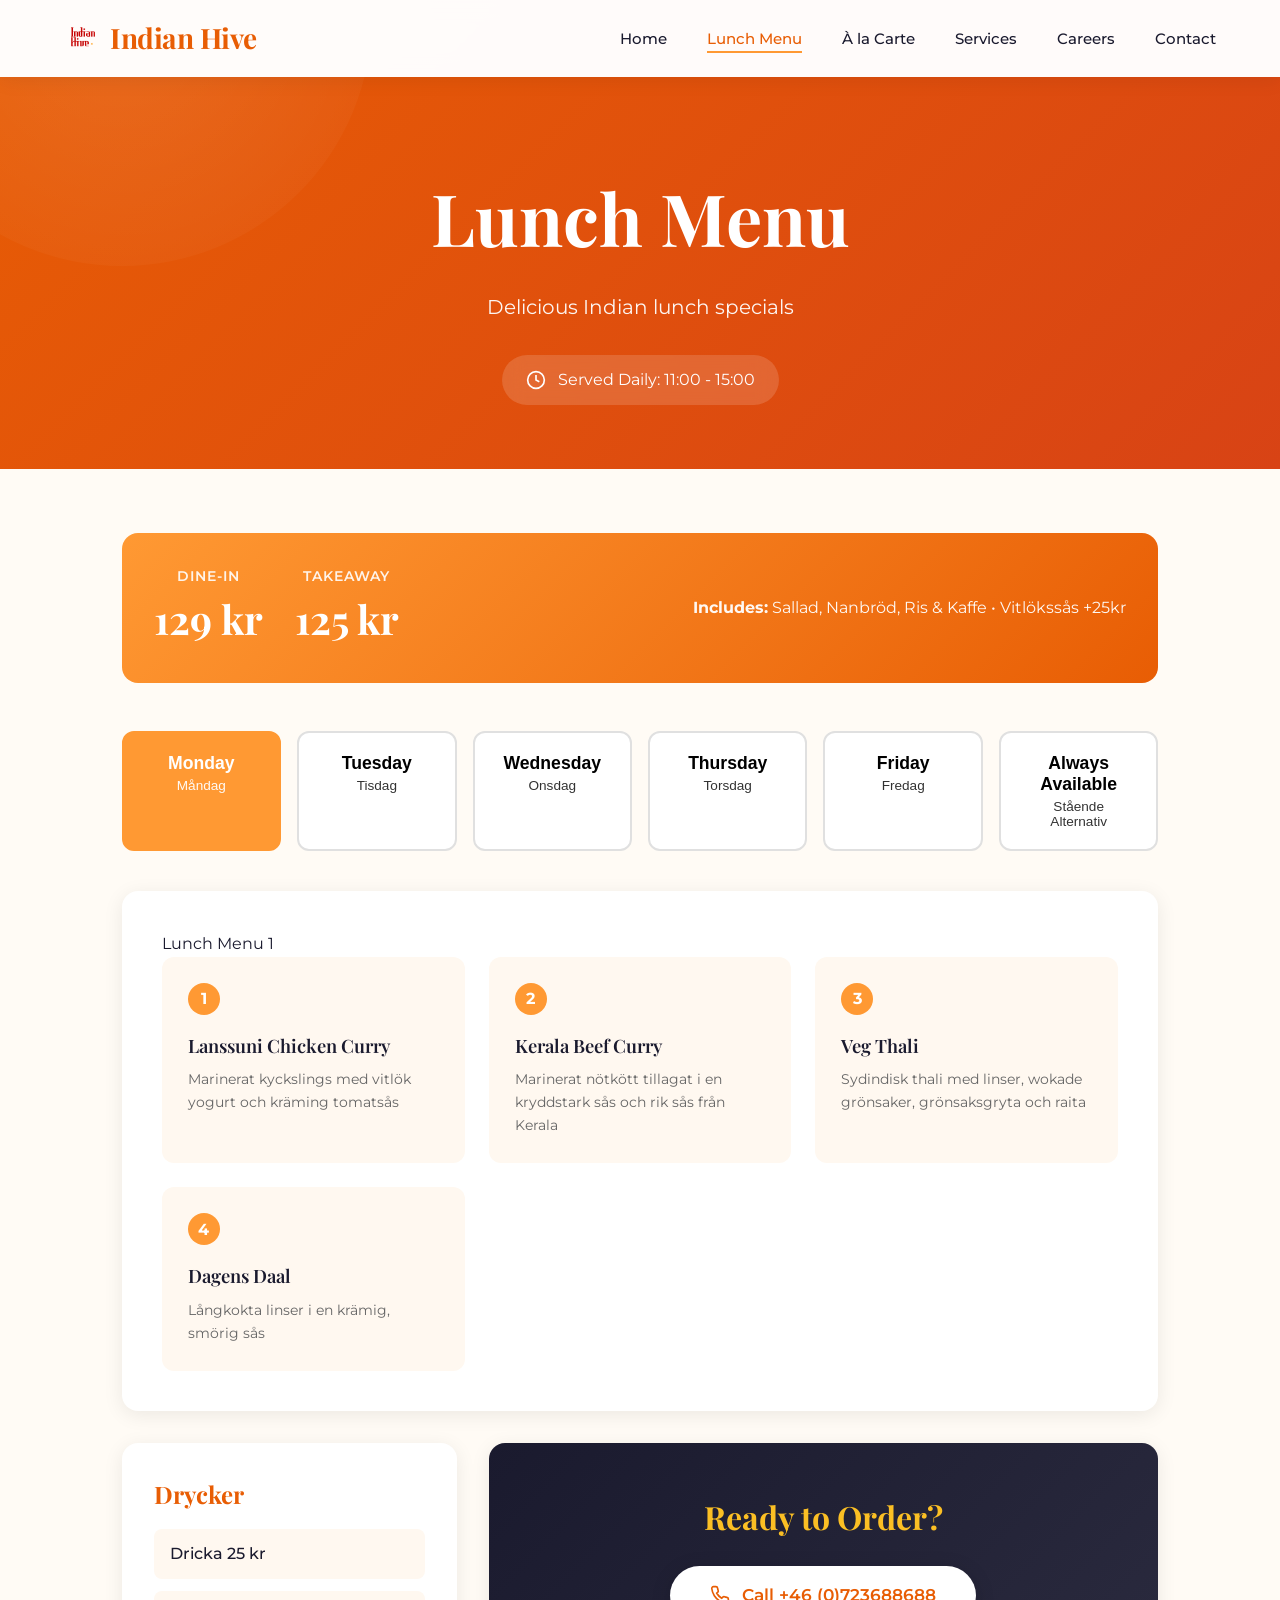
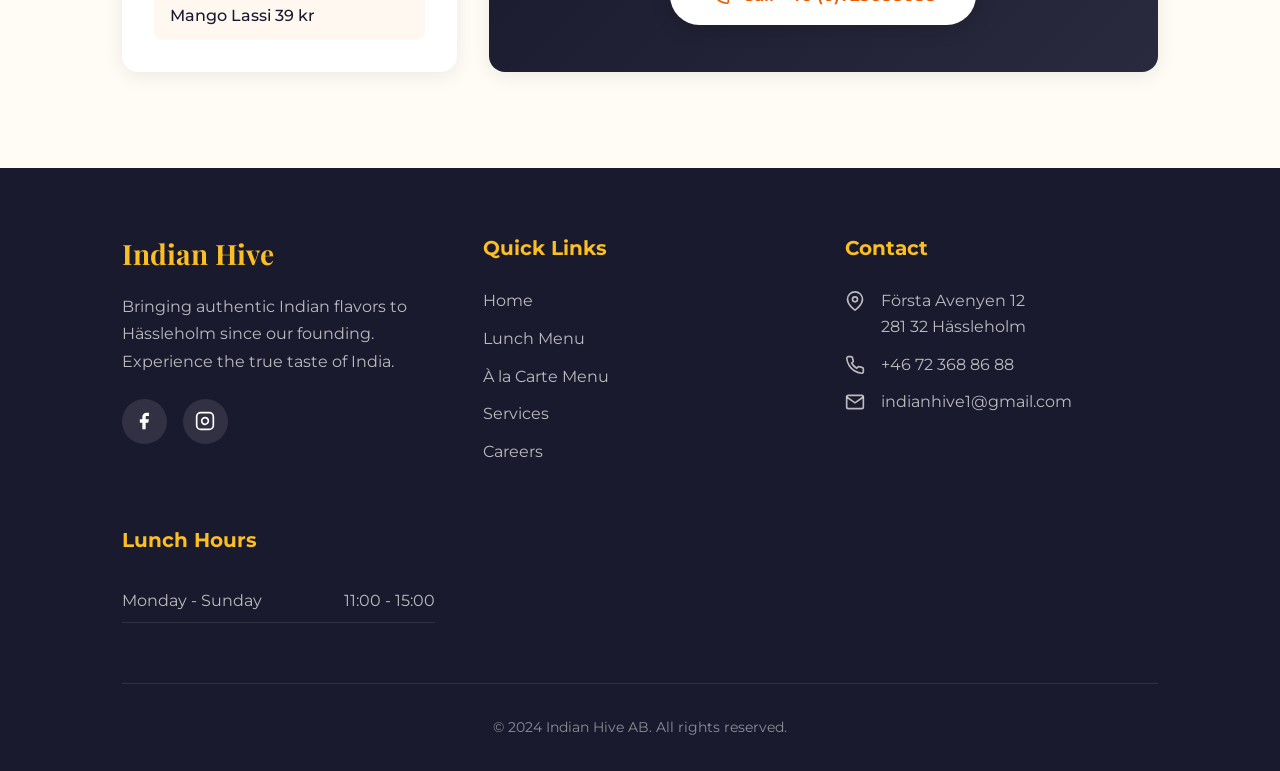
<file: src/main/resources/static/lunchMenu.html>
<!DOCTYPE html><html lang="en"><head>    <meta charset="UTF-8">    <meta name="viewport" content="width=device-width, initial-scale=1.0">    <title>Lunch Menu - Indian Hive | Hässleholm</title>    <link rel="preconnect" href="https://fonts.googleapis.com">    <link rel="preconnect" href="https://fonts.gstatic.com" crossorigin>    <link href="https://fonts.googleapis.com/css2?family=Playfair+Display:ital,wght@0,400;0,700;1,400&family=Montserrat:wght@300;400;500;600;700&display=swap" rel="stylesheet">    <link rel="stylesheet" href="css/styles.css">    <link rel="icon" type="image/png" href="images/favicon.png"></head><body><!-- Navigation --><nav class="navbar">    <div class="nav-container">        <a href="index.html" class="logo">            <img src="images/logo.png" alt="Indian Hive Logo" class="logo-img">            <span class="logo-text">Indian Hive</span>        </a>        <ul class="nav-menu" id="navMenu">            <li><a href="index.html">Home</a></li>            <li><a href="lunchMenu.html" class="active">Lunch Menu</a></li>            <li><a href="alacarte.html">À la Carte</a></li>            <li><a href="services.html">Services</a></li>            <li><a href="careers.html">Careers</a></li>            <li><a href="contact.html">Contact</a></li>        </ul>        <div class="hamburger" id="hamburger">            <span></span>            <span></span>            <span></span>        </div>    </div></nav><!-- Page Header --><section class="page-header">    <div class="container">        <h1>Lunch Menu</h1>        <p class="page-subtitle">Delicious Indian lunch specials</p>        <div class="page-info">            <div class="info-badge">                <svg viewBox="0 0 24 24" fill="none" stroke="currentColor" stroke-width="2">                    <circle cx="12" cy="12" r="10"/>                    <polyline points="12 6 12 12 16 14"/>                </svg>                <span>Served Daily: 11:00 - 15:00</span>            </div>        </div>    </div></section><!-- Lunch Menu Section --><section class="lunch-menu">    <div class="container">        <!-- Pricing Info -->        <div class="pricing-card">            <div class="pricing-content">                <div class="price-info">                    <div class="price-item">                        <span class="price-label">Dine-In</span>                        <span class="price-value">129 kr</span>                    </div>                    <div class="price-item">                        <span class="price-label">Takeaway</span>                        <span class="price-value">125 kr</span>                    </div>                </div>                <div class="includes-info">                    <strong>Includes:</strong> Sallad, Nanbröd, Ris & Kaffe • Vitlökssås +25kr                </div>            </div>        </div>        <!-- Day Selector Tabs -->        <div class="day-tabs">            <button class="day-tab active" data-day="monday">                <span class="day-name">Monday</span>                <span class="day-swedish">Måndag</span>            </button>            <button class="day-tab" data-day="tuesday">                <span class="day-name">Tuesday</span>                <span class="day-swedish">Tisdag</span>            </button>            <button class="day-tab" data-day="wednesday">                <span class="day-name">Wednesday</span>                <span class="day-swedish">Onsdag</span>            </button>            <button class="day-tab" data-day="thursday">                <span class="day-name">Thursday</span>                <span class="day-swedish">Torsdag</span>            </button>            <button class="day-tab" data-day="friday">                <span class="day-name">Friday</span>                <span class="day-swedish">Fredag</span>            </button>            <button class="day-tab special-tab" data-day="always">                <span class="day-name">Always Available</span>                <span class="day-swedish">Stående Alternativ</span>            </button>        </div>        <!-- Menu Content with Week 1 and Week 2 -->        <div class="menu-content">            <!-- ============================================ -->            <!-- WEEK 1 MENUS -->            <!-- ============================================ -->            <!-- Monday Week 1 -->            <div class="day-menu active" id="monday" data-week="1">                <div class="week-indicator">Lunch Menu 1</div>                <div class="menu-grid">                    <div class="menu-item">                        <span class="item-number">1</span>                        <h3>Lanssuni Chicken Curry</h3>                        <p>Marinerat kyckslings med vitlök yogurt och kräming tomatsås</p>                    </div>                    <div class="menu-item">                        <span class="item-number">2</span>                        <h3>Kerala Beef Curry</h3>                        <p>Marinerat nötkött tillagat i en kryddstark sås och rik sås från Kerala</p>                    </div>                    <div class="menu-item">                        <span class="item-number">3</span>                        <h3>Veg Thali</h3>                        <p>Sydindisk thali med linser, wokade grönsaker, grönsaksgryta och raita</p>                    </div>                    <div class="menu-item">                        <span class="item-number">4</span>                        <h3>Dagens Daal</h3>                        <p>Långkokta linser i en krämig, smörig sås</p>                    </div>                </div>            </div>            <!-- Tuesday Week 1 -->            <div class="day-menu" id="tuesday" data-week="1">                <div class="week-indicator">Lunch Menu 1</div>                <div class="menu-grid">                    <div class="menu-item">                        <span class="item-number">1</span>                        <h3>Fish Moipas</h3>                        <p>Lax i kokosmjölk och indiska kryddor, toppad med friterade cashewnötter</p>                    </div>                    <div class="menu-item">                        <span class="item-number">2</span>                        <h3>Beef Vindaloo</h3>                        <p>Nötkött tillagat med paprika, nordindiska kryddor, cocosmjölle och rödvin</p>                    </div>                    <div class="menu-item">                        <span class="item-number">3</span>                        <h3>Veg Thali</h3>                        <p>Sydindisk thali med linser, wokade grönsaker, grönsaksgryta och raita</p>                    </div>                    <div class="menu-item">                        <span class="item-number">4</span>                        <h3>Dagens Daal</h3>                        <p>Långkokta linser i en krämig, smörig sås</p>                    </div>                </div>            </div>            <!-- Wednesday Week 1 -->            <div class="day-menu" id="wednesday" data-week="1">                <div class="week-indicator">Lunch Menu 1</div>                <div class="menu-grid">                    <div class="menu-item">                        <span class="item-number">1</span>                        <h3>Kerala Chicken Curry</h3>                        <p>Kyckling tillagad med kryddor från Kerala, lök, vitlök och tomat</p>                    </div>                    <div class="menu-item">                        <span class="item-number">2</span>                        <h3>Beef Korma</h3>                        <p>Mild och krämig nötköttscurry med cashewnötter</p>                    </div>                    <div class="menu-item">                        <span class="item-number">3</span>                        <h3>Veg Thali</h3>                        <p>Sydindisk thali med linser, wokade grönsaker, grönsaksgryta och raita</p>                    </div>                    <div class="menu-item">                        <span class="item-number">4</span>                        <h3>Dagens Daal</h3>                        <p>Långkokta linser i en krämig, smörig sås</p>                    </div>                </div>            </div>            <!-- Thursday Week 1 -->            <div class="day-menu" id="thursday" data-week="1">                <div class="week-indicator">Lunch Menu 1</div>                <div class="menu-grid">                    <div class="menu-item">                        <span class="item-number">1</span>                        <h3>Murgh Jalfrezi</h3>                        <p>Marinerat kycklingfilé med paprika, rödlök, grön chili och färsk koriander</p>                    </div>                    <div class="menu-item">                        <span class="item-number">2</span>                        <h3>Rogan Josh</h3>                        <p>Lamm kokt i yoghurt och tomat med kryddig löksås, hackade tomater och cashewnötter</p>                    </div>                    <div class="menu-item">                        <span class="item-number">3</span>                        <h3>Veg Thali</h3>                        <p>Sydindisk thali med linser, wokade grönsaker, grönsaksgryta och raita</p>                    </div>                    <div class="menu-item">                        <span class="item-number">4</span>                        <h3>Dagens Daal</h3>                        <p>Långkokta linser i en krämig, smörig sås</p>                    </div>                </div>            </div>            <!-- Friday Week 1 -->            <div class="day-menu" id="friday" data-week="1">                <div class="week-indicator">Lunch Menu 1</div>                <div class="menu-grid">                    <div class="menu-item">                        <span class="item-number">1</span>                        <h3>Butter Chicken</h3>                        <p>Marinerad kyckling sjuden i en krämig sås med cashewnötter</p>                    </div>                    <div class="menu-item">                        <span class="item-number">2</span>                        <h3>Beef Balti</h3>                        <p>Oxkött tillagad i röd lök, paprika, champinjoner, ingefära och koriander</p>                    </div>                    <div class="menu-item">                        <span class="item-number">3</span>                        <h3>Veg Thali</h3>                        <p>Sydindisk thali med linser, wokade grönsaker, grönsaksgryta och raita</p>                    </div>                    <div class="menu-item">                        <span class="item-number">4</span>                        <h3>Dagens Daal</h3>                        <p>Långkokta linser i en krämig, smörig sås</p>                    </div>                </div>            </div>            <!-- ============================================ -->            <!-- WEEK 2 MENUS -->            <!-- ============================================ -->            <!-- Monday Week 2 -->            <div class="day-menu" id="monday" data-week="2">                <div class="week-indicator">Lunch Menu 2</div>                <div class="menu-grid">                    <div class="menu-item">                        <span class="item-number">1</span>                        <h3>Chicken Mapas</h3>                        <p>Krämig kycklinggryta med kokosmjölk och milda kryddor</p>                    </div>                    <div class="menu-item">                        <span class="item-number">2</span>                        <h3>Kuttanad Beef Roast</h3>                        <p>Kryddig, långstekt nötkött med karamelliserad lök och curryblad</p>                    </div>                    <div class="menu-item">                        <span class="item-number">3</span>                        <h3>Veg Thali</h3>                        <p>Sydindisk thali med linser, wokade grönsaker, grönsaksgryta och raita</p>                    </div>                    <div class="menu-item">                        <span class="item-number">4</span>                        <h3>Dagens Daal</h3>                        <p>Långkokta linser i en krämig, smörig sås</p>                    </div>                </div>            </div>            <!-- Tuesday Week 2 -->            <div class="day-menu" id="tuesday" data-week="2">                <div class="week-indicator">Lunch Menu 2</div>                <div class="menu-grid">                    <div class="menu-item">                        <span class="item-number">1</span>                        <h3>Chicken Balti</h3>                        <p>Kycklingfilé tillagad i röd lök, paprika, champinjoner, ingefära och koriander</p>                    </div>                    <div class="menu-item">                        <span class="item-number">2</span>                        <h3>Beef Jalfrezi</h3>                        <p>Marinerat nötkött med paprika, rödlök, grön chili och färsk koriander</p>                    </div>                    <div class="menu-item">                        <span class="item-number">3</span>                        <h3>Veg Thali</h3>                        <p>Sydindisk thali med linser, wokade grönsaker, grönsaksgryta och raita</p>                    </div>                    <div class="menu-item">                        <span class="item-number">4</span>                        <h3>Dagens Daal</h3>                        <p>Långkokta linser i en krämig, smörig sås</p>                    </div>                </div>            </div>            <!-- Wednesday Week 2 -->            <div class="day-menu" id="wednesday" data-week="2">                <div class="week-indicator">Lunch Menu 2</div>                <div class="menu-grid">                    <div class="menu-item">                        <span class="item-number">1</span>                        <h3>Goan Chicken Curry</h3>                        <p>Traditionell kycklingcurry med kokosmjölk och rostade kryddor</p>                    </div>                    <div class="menu-item">                        <span class="item-number">2</span>                        <h3>Kerala Fish Curry</h3>                        <p>Syrlig och kryddig fiskcurry med tamarind, chili och kokosolja</p>                    </div>                    <div class="menu-item">                        <span class="item-number">3</span>                        <h3>Veg Thali</h3>                        <p>Sydindisk thali med linser, wokade grönsaker, grönsaksgryta och raita</p>                    </div>                    <div class="menu-item">                        <span class="item-number">4</span>                        <h3>Dagens Daal</h3>                        <p>Långkokta linser i en krämig, smörig sås</p>                    </div>                </div>            </div>            <!-- Thursday Week 2 -->            <div class="day-menu" id="thursday" data-week="2">                <div class="week-indicator">Lunch Menu 2</div>                <div class="menu-grid">                    <div class="menu-item">                        <span class="item-number">1</span>                        <h3>Chicken Punjabi</h3>                        <p>Grillad kycklingfilé tillagad med grädde och kikärtor</p>                    </div>                    <div class="menu-item">                        <span class="item-number">2</span>                        <h3>Goan Beef Curry</h3>                        <p>Mört nötkött i en krämig kokoscurrysås och aromatiska kryddor</p>                    </div>                    <div class="menu-item">                        <span class="item-number">3</span>                        <h3>Veg Thali</h3>                        <p>Sydindisk thali med linser, wokade grönsaker, grönsaksgryta och raita</p>                    </div>                    <div class="menu-item">                        <span class="item-number">4</span>                        <h3>Dagens Daal</h3>                        <p>Långkokta linser i en krämig, smörig sås</p>                    </div>                </div>            </div>            <!-- Friday Week 2 -->            <div class="day-menu" id="friday" data-week="2">                <div class="week-indicator">Lunch Menu 2</div>                <div class="menu-grid">                    <div class="menu-item">                        <span class="item-number">1</span>                        <h3>Mango Chicken</h3>                        <p>Kycklingfilé tillagad i krämig currysås med smak av mango</p>                    </div>                    <div class="menu-item">                        <span class="item-number">2</span>                        <h3>Lamb Vindaloo</h3>                        <p>Lammkött tillagat med paprika, nordindiska kryddor, kokosmjölk och rödvin</p>                    </div>                    <div class="menu-item">                        <span class="item-number">3</span>                        <h3>Veg Thali</h3>                        <p>Sydindisk thali med linser, wokade grönsaker, grönsaksgryta och raita</p>                    </div>                    <div class="menu-item">                        <span class="item-number">4</span>                        <h3>Dagens Daal</h3>                        <p>Långkokta linser i en krämig, smörig sås</p>                    </div>                </div>            </div>            <!-- ============================================ -->            <!-- ALWAYS AVAILABLE (BOTH WEEKS) -->            <!-- ============================================ -->            <!-- Always Available Week 1 -->            <div class="day-menu" id="always" data-week="1">                <div class="week-indicator">Always Available</div>                <div class="menu-grid">                    <div class="menu-item special">                        <span class="item-number">★</span>                        <h3>Chicken Tikka Masala</h3>                        <p>Marinerad grillad kyckling i en rik, mild och krämig sås</p>                    </div>                    <div class="menu-item special">                        <span class="item-number">★</span>                        <h3>Tandoori Chicken</h3>                        <p>Grillad kycklingklubba med mild masalasås</p>                    </div>                    <div class="menu-item special">                        <span class="item-number">★</span>                        <h3>Palak Paneer</h3>                        <p>Paneerbitar tillagade med spenat, ingefära, vitlök och indisk masala</p>                    </div>                </div>            </div>            <!-- Always Available Week 2 -->            <div class="day-menu" id="always" data-week="2">                <div class="week-indicator">Always Available</div>                <div class="menu-grid">                    <div class="menu-item special">                        <span class="item-number">★</span>                        <h3>Chicken Tikka Masala</h3>                        <p>Marinerad grillad kyckling i en rik, mild och krämig sås</p>                    </div>                    <div class="menu-item special">                        <span class="item-number">★</span>                        <h3>Tandoori Chicken</h3>                        <p>Grillad kycklingklubba med mild masalasås</p>                    </div>                    <div class="menu-item special">                        <span class="item-number">★</span>                        <h3>Palak Paneer</h3>                        <p>Paneerbitar tillagade med spenat, ingefära, vitlök och indisk masala</p>                    </div>                </div>            </div>        </div>        <!-- Drinks & Order Section -->        <div class="bottom-section">            <div class="drinks-box">                <h3>Drycker</h3>                <div class="drink-items">                    <span>Dricka 25 kr</span>                    <span>Mango Lassi 39 kr</span>                </div>            </div>            <div class="order-box">                <h3>Ready to Order?</h3>                <a href="tel:+46723688688" class="btn btn-primary">                    <svg viewBox="0 0 24 24" fill="none" stroke="currentColor" stroke-width="2">                        <path d="M22 16.92v3a2 2 0 0 1-2.18 2 19.79 19.79 0 0 1-8.63-3.07 19.5 19.5 0 0 1-6-6 19.79 19.79 0 0 1-3.07-8.67A2 2 0 0 1 4.11 2h3a2 2 0 0 1 2 1.72 12.84 12.84 0 0 0 .7 2.81 2 2 0 0 1-.45 2.11L8.09 9.91a16 16 0 0 0 6 6l1.27-1.27a2 2 0 0 1 2.11-.45 12.84 12.84 0 0 0 2.81.7A2 2 0 0 1 22 16.92z"/>                    </svg>                    Call +46 (0)723688688                </a>            </div>        </div>    </div></section><!-- Footer --><footer class="footer">    <div class="container">        <div class="footer-grid">            <div class="footer-col">                <h3>Indian Hive</h3>                <p>Bringing authentic Indian flavors to Hässleholm since our founding. Experience the true taste of India.</p>                <div class="social-links">                    <a href="https://www.facebook.com/profile.php?id=61578986245478" aria-label="Facebook">                        <svg viewBox="0 0 24 24" fill="currentColor"><path d="M18 2h-3a5 5 0 0 0-5 5v3H7v4h3v8h4v-8h3l1-4h-4V7a1 1 0 0 1 1-1h3z"/></svg>                    </a>                    <a href="https://www.instagram.com/indianhiveab" target="_blank" rel="noopener" aria-label="Instagram">                        <svg viewBox="0 0 24 24" fill="none" stroke="currentColor" stroke-width="2">                            <rect x="2" y="2" width="20" height="20" rx="5" ry="5"/>                            <path d="M16 11.37A4 4 0 1 1 12.63 8 4 4 0 0 1 16 11.37z"/>                            <line x1="17.5" y1="6.5" x2="17.51" y2="6.5"/>                        </svg>                    </a>                </div>            </div>            <div class="footer-col">                <h4>Quick Links</h4>                <ul>                    <li><a href="index.html">Home</a></li>                    <li><a href="lunch-menu.html">Lunch Menu</a></li>                    <li><a href="ala-carte.html">À la Carte Menu</a></li>                    <li><a href="services.html">Services</a></li>                    <li><a href="careers.html">Careers</a></li>                </ul>            </div>            <div class="footer-col">                <h4>Contact</h4>                <ul class="contact-info">                    <li>                        <svg viewBox="0 0 24 24" fill="none" stroke="currentColor" stroke-width="2">                            <path d="M21 10c0 7-9 13-9 13s-9-6-9-13a9 9 0 0 1 18 0z"/>                            <circle cx="12" cy="10" r="3"/>                        </svg>                        Första Avenyen 12<br>281 32 Hässleholm                    </li>                    <li>                        <svg viewBox="0 0 24 24" fill="none" stroke="currentColor" stroke-width="2">                            <path d="M22 16.92v3a2 2 0 0 1-2.18 2 19.79 19.79 0 0 1-8.63-3.07 19.5 19.5 0 0 1-6-6 19.79 19.79 0 0 1-3.07-8.67A2 2 0 0 1 4.11 2h3a2 2 0 0 1 2 1.72 12.84 12.84 0 0 0 .7 2.81 2 2 0 0 1-.45 2.11L8.09 9.91a16 16 0 0 0 6 6l1.27-1.27a2 2 0 0 1 2.11-.45 12.84 12.84 0 0 0 2.81.7A2 2 0 0 1 22 16.92z"/>                        </svg>                        +46 72 368 86 88                    </li>                    <li>                        <svg viewBox="0 0 24 24" fill="none" stroke="currentColor" stroke-width="2">                            <path d="M4 4h16c1.1 0 2 .9 2 2v12c0 1.1-.9 2-2 2H4c-1.1 0-2-.9-2-2V6c0-1.1.9-2 2-2z"/>                            <polyline points="22,6 12,13 2,6"/>                        </svg>                        indianhive1@gmail.com                    </li>                </ul>            </div>            <div class="footer-col">                <h4>Lunch Hours</h4>                <ul class="hours">                    <li>                        <span>Monday - Sunday</span>                        <span>11:00 - 15:00</span>                    </li>                </ul>            </div>        </div>        <div class="footer-bottom">            <p>&copy; 2024 Indian Hive AB. All rights reserved.</p>        </div>    </div></footer><script src="js/lunchMenuRotation.js"></script></body></html>
</file>
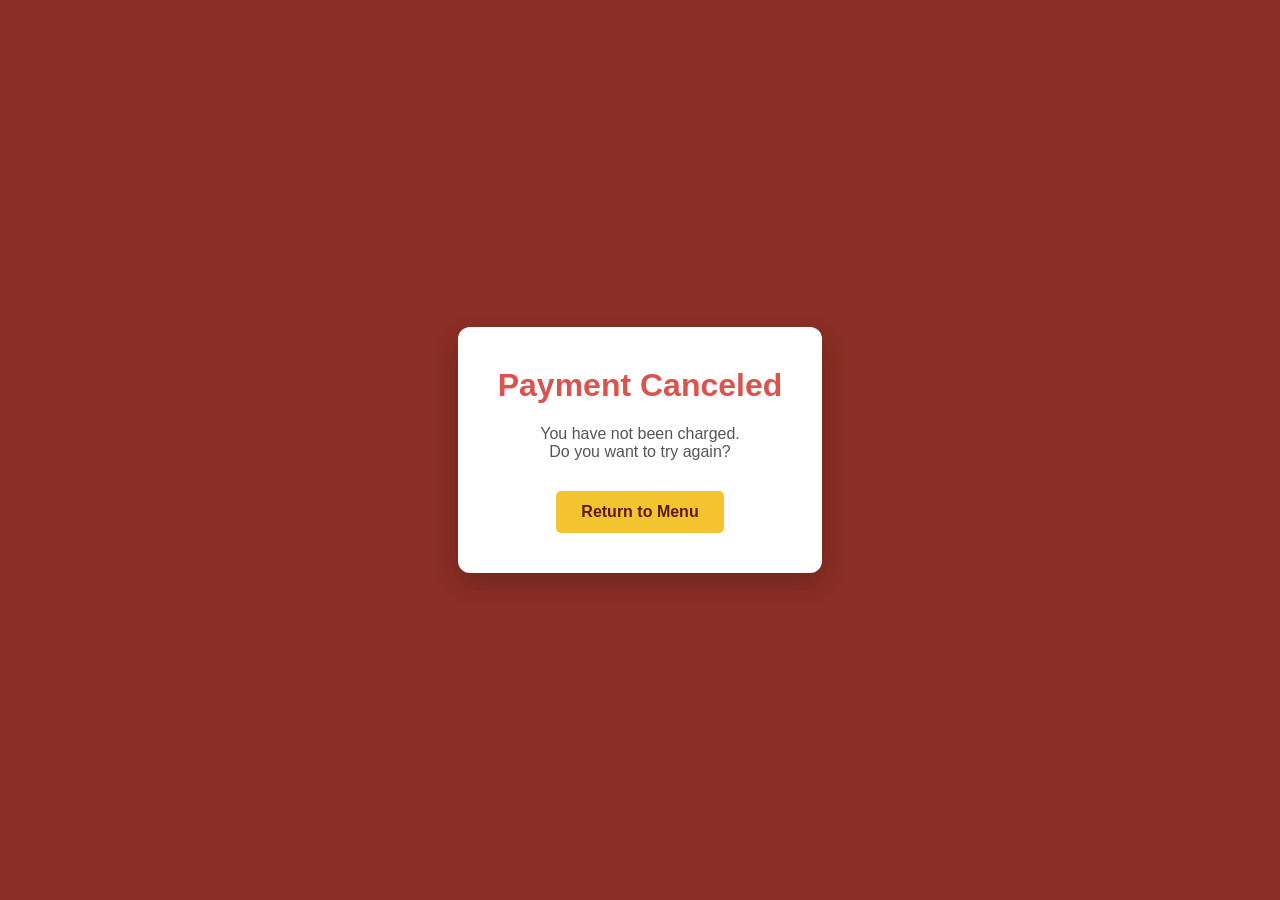
<file: payment-backend/src/main/resources/templates/cancel.html>
<!DOCTYPE html>
<html lang="en">
<head>
    <meta charset="UTF-8">
    <title>Payment Canceled</title>
    <style>
        body {
            font-family: sans-serif;
            background-color: #8B2E25; /* Your Brand Red */
            display: flex;
            justify-content: center;
            align-items: center;
            height: 100vh;
            margin: 0;
        }
        .card {
            background: white;
            padding: 40px;
            border-radius: 12px;
            text-align: center;
            box-shadow: 0 10px 25px rgba(0,0,0,0.2);
            max-width: 400px;
        }
        h1 { color: #d9534f; margin-top: 0; } /* Error Red */
        p { color: #555; margin-bottom: 30px; }

        .btn {
            background-color: #F4C430; /* Your Brand Gold */
            color: #5a1a15;
            text-decoration: none;
            padding: 12px 25px;
            border-radius: 5px;
            font-weight: bold;
            display: inline-block;
            transition: transform 0.2s;
        }
        .btn:hover { transform: scale(1.05); }
    </style>
</head>
<body>

<div class="card">
    <h1>Payment Canceled</h1>
    <p>You have not been charged. <br> Do you want to try again?</p>

    <a href="/" class="btn">Return to Menu</a>
</div>

</body>
</html>
</file>
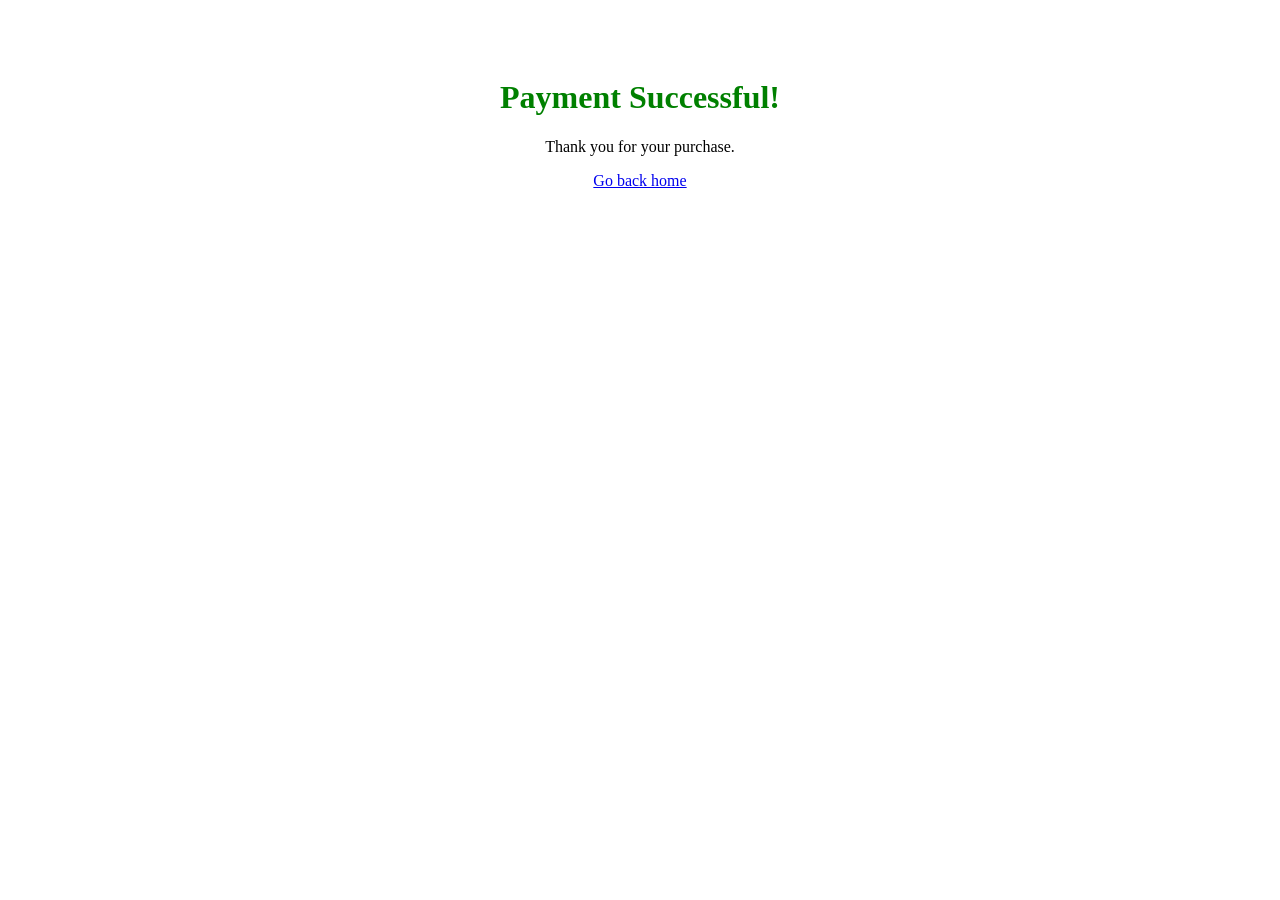
<file: payment-backend/src/main/resources/templates/success.html>
<!DOCTYPE html>
<html>
<head>
  <title> Payment Successful</title>
</head>
<body style="text-align: center; padding-top: 50px;">
<h1 style="color: green;">Payment Successful! </h1>
<p>Thank you for your purchase.</p>
<a href="/">Go back home</a>
</body>
</html>
</file>
<file: src/main/resources/static/css/alacarte.css>
/* ================================   Indian Hive - Main Stylesheet   ================================ *//* === CSS Variables === */:root {    /* Colors */    --saffron: #FF9933;    --deep-orange: #E85D04;    --turmeric: #FBBF24;    --cardamom: #34D399;    --midnight: #1A1A2E;    --cream: #FFF8F0;    --terracotta: #D84315;    --warm-white: #FFFBF5;    --gold: #D4AF37;    /* Typography */    --font-display: 'Playfair Display', serif;    --font-body: 'Montserrat', sans-serif;    /* Spacing */    --section-padding: 6rem 5%;    --container-max: 1400px;    /* Transitions */    --transition-smooth: all 0.3s cubic-bezier(0.4, 0, 0.2, 1);    --transition-bounce: all 0.4s cubic-bezier(0.68, -0.55, 0.265, 1.55);}/* === Reset & Base === */* {    margin: 0;    padding: 0;    box-sizing: border-box;}html {    scroll-behavior: smooth;}body {    font-family: var(--font-body);    background: var(--warm-white);    color: var(--midnight);    line-height: 1.6;    overflow-x: hidden;}img {    max-width: 100%;    display: block;}a {    text-decoration: none;    color: inherit;}/* === Utility Classes === */.container {    max-width: var(--container-max);    margin: 0 auto;    padding: 0 5%;}.section-header {    margin-bottom: 3rem;}.section-header.center {    text-align: center;}.section-label {    display: inline-block;    font-size: 0.875rem;    font-weight: 600;    text-transform: uppercase;    letter-spacing: 2px;    color: var(--saffron);    margin-bottom: 1rem;}.section-title {    font-family: var(--font-display);    font-size: clamp(2rem, 5vw, 3.5rem);    font-weight: 700;    line-height: 1.2;    color: var(--midnight);}/* === Navigation === */.navbar {    position: fixed;    top: 0;    width: 100%;    background: rgba(255, 255, 255, 0.98);    backdrop-filter: blur(10px);    box-shadow: 0 2px 20px rgba(0, 0, 0, 0.08);    z-index: 1000;    transition: var(--transition-smooth);}.nav-container {    max-width: var(--container-max);    margin: 0 auto;    padding: 1.25rem 5%;    display: flex;    justify-content: space-between;    align-items: center;}.logo-text {    font-family: var(--font-display);    font-size: 1.75rem;    font-weight: 700;    color: var(--deep-orange);    letter-spacing: -0.5px;}.logo {    display: flex;    align-items: center;    gap: 0.6rem;}/* Logo image — adjust height to taste (40px sits neatly in the navbar) */.logo-img {    height: 40px;    width: auto;    display: block;    object-fit: contain;}.nav-menu {    display: flex;    gap: 2.5rem;    list-style: none;    align-items: center;}.nav-menu a {    font-size: 0.95rem;    font-weight: 500;    color: var(--midnight);    position: relative;    transition: var(--transition-smooth);}.nav-menu a::after {    content: '';    position: absolute;    bottom: -5px;    left: 0;    width: 0;    height: 2px;    background: var(--saffron);    transition: width 0.3s ease;}.nav-menu a:hover,.nav-menu a.active {    color: var(--deep-orange);}.nav-menu a:hover::after,.nav-menu a.active::after {    width: 100%;}.hamburger {    display: none;    flex-direction: column;    gap: 5px;    cursor: pointer;}.hamburger span {    width: 28px;    height: 3px;    background: var(--midnight);    transition: var(--transition-smooth);    border-radius: 2px;}/* === Hero Section === */.hero {    min-height: 100vh;    display: flex;    align-items: center;    justify-content: center;    position: relative;    background: linear-gradient(135deg, #FF9933 0%, #E85D04 100%);    padding: 8rem 5%;    overflow: hidden;}.hero::before {    content: '';    position: absolute;    top: 0;    left: 0;    right: 0;    bottom: 0;    background-image:            radial-gradient(circle at 20% 50%, rgba(255, 255, 255, 0.15) 0%, transparent 50%),            radial-gradient(circle at 80% 80%, rgba(255, 255, 255, 0.1) 0%, transparent 50%);    animation: float 15s ease-in-out infinite;}@keyframes float {    0%, 100% { transform: translate(0, 0); }    50% { transform: translate(30px, 20px); }}.hero-content {    max-width: 900px;    text-align: center;    position: relative;    z-index: 1;    animation: fadeInUp 1s ease-out;}@keyframes fadeInUp {    from {        opacity: 0;        transform: translateY(40px);    }    to {        opacity: 1;        transform: translateY(0);    }}.hero-title {    font-family: var(--font-display);    font-size: clamp(2.5rem, 7vw, 5rem);    font-weight: 700;    font-style: italic;    color: white;    line-height: 1.1;    margin-bottom: 1.5rem;    text-shadow: 0 4px 20px rgba(0, 0, 0, 0.2);}.hero-subtitle {    font-size: clamp(1.1rem, 2.5vw, 1.5rem);    color: rgba(255, 255, 255, 0.95);    font-weight: 300;    margin-bottom: 2.5rem;}.hero-info {    display: flex;    justify-content: center;    gap: 2rem;    margin-bottom: 3rem;    flex-wrap: wrap;}.info-card {    display: flex;    align-items: center;    gap: 0.75rem;    padding: 1rem 1.5rem;    background: rgba(255, 255, 255, 0.15);    backdrop-filter: blur(10px);    border-radius: 50px;    color: white;    font-size: 1rem;}.info-icon {    width: 24px;    height: 24px;}.hero-cta {    display: flex;    gap: 1.5rem;    justify-content: center;    flex-wrap: wrap;}.btn {    padding: 1rem 2.5rem;    border-radius: 50px;    font-weight: 600;    font-size: 1.05rem;    transition: var(--transition-smooth);    cursor: pointer;    border: none;    display: inline-block;}.btn-primary {    background: white;    color: var(--deep-orange);    box-shadow: 0 4px 20px rgba(0, 0, 0, 0.15);}.btn-primary:hover {    transform: translateY(-3px);    box-shadow: 0 8px 30px rgba(0, 0, 0, 0.25);}.btn-secondary {    background: transparent;    color: white;    border: 2px solid white;}.btn-secondary:hover {    background: white;    color: var(--deep-orange);}.btn-accent {    background: var(--saffron);    color: white;}.btn-accent:hover {    background: var(--deep-orange);    transform: translateY(-2px);}.btn-light {    background: white;    color: var(--midnight);}.btn-light:hover {    background: var(--warm-white);    transform: translateY(-2px);}.scroll-indicator {    position: absolute;    bottom: 3rem;    left: 50%;    transform: translateX(-50%);    display: flex;    flex-direction: column;    align-items: center;    gap: 0.5rem;    color: white;    font-size: 0.85rem;    opacity: 0.8;    animation: bounce 2s infinite;}.scroll-indicator svg {    width: 24px;    height: 24px;}@keyframes bounce {    0%, 20%, 50%, 80%, 100% {        transform: translateX(-50%) translateY(0);    }    40% {        transform: translateX(-50%) translateY(-10px);    }    60% {        transform: translateX(-50%) translateY(-5px);    }}/* === Welcome Section === */.welcome {    padding: var(--section-padding);    background: var(--cream);}.welcome-grid {    display: grid;    grid-template-columns: 1fr 1fr;    gap: 4rem;    align-items: start;}.lead-text {    font-size: 1.25rem;    font-weight: 500;    color: var(--deep-orange);    margin-bottom: 1.5rem;    line-height: 1.7;}.welcome-content p {    margin-bottom: 1.5rem;    color: #555;    line-height: 1.8;}.welcome-content .btn {    margin-top: 1rem;}.welcome-features {    display: grid;    gap: 2rem;}.feature-card {    background: white;    padding: 2rem;    border-radius: 16px;    box-shadow: 0 4px 20px rgba(0, 0, 0, 0.08);    transition: var(--transition-smooth);}.feature-card:hover {    transform: translateY(-5px);    box-shadow: 0 8px 30px rgba(0, 0, 0, 0.12);}.feature-icon {    width: 60px;    height: 60px;    background: linear-gradient(135deg, var(--saffron), var(--deep-orange));    border-radius: 12px;    display: flex;    align-items: center;    justify-content: center;    margin-bottom: 1.5rem;}.feature-icon svg {    width: 30px;    height: 30px;    stroke: white;}.feature-card h3 {    font-family: var(--font-display);    font-size: 1.5rem;    margin-bottom: 0.75rem;    color: var(--midnight);}.feature-card p {    color: #666;    line-height: 1.7;}/* === Services Preview === */.services-preview {    padding: var(--section-padding);    background: var(--warm-white);}.services-grid {    display: grid;    grid-template-columns: repeat(auto-fit, minmax(320px, 1fr));    gap: 2.5rem;    margin-top: 3rem;}.service-card {    background: white;    border-radius: 20px;    overflow: hidden;    box-shadow: 0 4px 20px rgba(0, 0, 0, 0.1);    transition: var(--transition-smooth);}.service-card:hover {    transform: translateY(-10px);    box-shadow: 0 12px 40px rgba(0, 0, 0, 0.15);}.service-image {    height: 250px;    overflow: hidden;}.service-image img {    width: 100%;    height: 100%;    object-fit: cover;    transition: transform 0.6s ease;}.service-card:hover .service-image img {    transform: scale(1.1);}.service-content {    padding: 2rem;}.service-content h3 {    font-family: var(--font-display);    font-size: 1.5rem;    margin-bottom: 1rem;    color: var(--midnight);}.service-content p {    color: #666;    margin-bottom: 1.5rem;    line-height: 1.7;}.service-link {    color: var(--deep-orange);    font-weight: 600;    transition: var(--transition-smooth);}.service-link:hover {    color: var(--saffron);    padding-left: 5px;}/* === Offer Banner === */.offer-banner {    padding: 5rem 5%;    background: linear-gradient(135deg, var(--terracotta), var(--deep-orange));    text-align: center;    position: relative;    overflow: hidden;}.offer-banner::before {    content: '';    position: absolute;    top: -50%;    right: -20%;    width: 600px;    height: 600px;    background: radial-gradient(circle, rgba(255, 255, 255, 0.1), transparent);    border-radius: 50%;}.offer-content {    position: relative;    z-index: 1;    max-width: 700px;    margin: 0 auto;}.offer-badge {    display: inline-block;    padding: 0.5rem 1.5rem;    background: var(--turmeric);    color: var(--midnight);    font-weight: 700;    font-size: 0.875rem;    text-transform: uppercase;    letter-spacing: 1px;    border-radius: 50px;    margin-bottom: 1.5rem;}.offer-content h2 {    font-family: var(--font-display);    font-size: clamp(2rem, 5vw, 3rem);    color: white;    margin-bottom: 1rem;}.offer-content p {    font-size: 1.15rem;    color: rgba(255, 255, 255, 0.9);    margin-bottom: 2rem;}/* === Photo Gallery === */.gallery {    padding: var(--section-padding);    background: var(--warm-white);}.gallery-grid {    display: grid;    grid-template-columns: repeat(auto-fit, minmax(300px, 1fr));    gap: 1.5rem;    margin-top: 3rem;}.gallery-item {    position: relative;    height: 350px;    border-radius: 16px;    overflow: hidden;    cursor: pointer;    box-shadow: 0 4px 20px rgba(0, 0, 0, 0.1);}.gallery-item img {    width: 100%;    height: 100%;    object-fit: cover;    transition: transform 0.5s ease;}.gallery-overlay {    position: absolute;    inset: 0;    background: linear-gradient(to top, rgba(0, 0, 0, 0.8), transparent);    display: flex;    align-items: flex-end;    padding: 2rem;    opacity: 0;    transition: opacity 0.3s ease;}.gallery-overlay span {    color: white;    font-size: 1.25rem;    font-weight: 600;}.gallery-item:hover img {    transform: scale(1.1);}.gallery-item:hover .gallery-overlay {    opacity: 1;}/* === Footer === */.footer {    background: var(--midnight);    color: white;    padding: 4rem 5% 2rem;}.footer-grid {    display: grid;    grid-template-columns: repeat(auto-fit, minmax(250px, 1fr));    gap: 3rem;    margin-bottom: 3rem;}.footer-col h3 {    font-family: var(--font-display);    font-size: 1.75rem;    margin-bottom: 1rem;    color: var(--turmeric);}.footer-col h4 {    font-size: 1.25rem;    margin-bottom: 1.5rem;    color: var(--turmeric);}.footer-col p {    color: rgba(255, 255, 255, 0.7);    line-height: 1.7;    margin-bottom: 1.5rem;}.footer-col ul {    list-style: none;}.footer-col ul li {    margin-bottom: 0.75rem;}.footer-col ul li a {    color: rgba(255, 255, 255, 0.7);    transition: var(--transition-smooth);}.footer-col ul li a:hover {    color: var(--turmeric);    padding-left: 5px;}.social-links {    display: flex;    gap: 1rem;}.social-links a {    width: 45px;    height: 45px;    background: rgba(255, 255, 255, 0.1);    border-radius: 50%;    display: flex;    align-items: center;    justify-content: center;    transition: var(--transition-smooth);}.social-links a:hover {    background: var(--saffron);    transform: translateY(-5px);}.social-links svg {    width: 20px;    height: 20px;}.contact-info li {    display: flex;    align-items: flex-start;    gap: 1rem;    color: rgba(255, 255, 255, 0.7);    margin-bottom: 1rem;}.contact-info svg {    width: 20px;    height: 20px;    flex-shrink: 0;    margin-top: 3px;}.hours li {    display: flex;    justify-content: space-between;    color: rgba(255, 255, 255, 0.7);    padding: 0.5rem 0;    border-bottom: 1px solid rgba(255, 255, 255, 0.1);}.footer-bottom {    text-align: center;    padding-top: 2rem;    border-top: 1px solid rgba(255, 255, 255, 0.1);}.footer-bottom p {    color: rgba(255, 255, 255, 0.5);    font-size: 0.9rem;}/* === Page Header === */.page-header {    padding: 10rem 5% 4rem;    background: linear-gradient(135deg, #FF9933 0%, #E85D04 100%);    text-align: center;    color: white;    position: relative;    overflow: hidden;}.page-header::before {    content: '';    position: absolute;    top: -50%;    left: -10%;    width: 500px;    height: 500px;    background: radial-gradient(circle, rgba(255, 255, 255, 0.1), transparent);    border-radius: 50%;}.page-header h1 {    font-family: var(--font-display);    font-size: clamp(2.5rem, 6vw, 4.5rem);    font-weight: 700;    margin-bottom: 1rem;    position: relative;    z-index: 1;}.page-subtitle {    font-size: 1.25rem;    opacity: 0.95;    margin-bottom: 2rem;}.page-info {    display: flex;    justify-content: center;    gap: 2rem;    flex-wrap: wrap;}.info-badge {    display: flex;    align-items: center;    gap: 0.75rem;    padding: 0.75rem 1.5rem;    background: rgba(255, 255, 255, 0.15);    backdrop-filter: blur(10px);    border-radius: 50px;    font-size: 1rem;}.info-badge svg {    width: 20px;    height: 20px;}/* === Lunch Menu Styles === */.lunch-menu {    padding: 4rem 5% 6rem;    background: var(--warm-white);}.pricing-card {    background: linear-gradient(135deg, var(--saffron), var(--deep-orange));    border-radius: 16px;    padding: 2rem;    margin-bottom: 3rem;    color: white;}.pricing-content {    display: flex;    justify-content: space-between;    align-items: center;    gap: 2rem;    flex-wrap: wrap;}.price-info {    display: flex;    gap: 2rem;}.price-item {    display: flex;    flex-direction: column;    align-items: center;}.price-label {    font-size: 0.875rem;    font-weight: 600;    text-transform: uppercase;    letter-spacing: 1px;    opacity: 0.9;}.price-value {    font-size: 2.5rem;    font-weight: 700;    font-family: var(--font-display);}.includes-info {    font-size: 1rem;    opacity: 0.95;}/* Day Tabs */.day-tabs {    display: flex;    gap: 1rem;    margin-bottom: 2rem;    overflow-x: auto;    padding-bottom: 0.5rem;}.day-tab {    flex: 1;    min-width: 150px;    padding: 1.25rem 1.5rem;    background: white;    border: 2px solid #e0e0e0;    border-radius: 12px;    cursor: pointer;    transition: var(--transition-smooth);    display: flex;    flex-direction: column;    align-items: center;    gap: 0.25rem;}.day-tab:hover {    border-color: var(--saffron);    transform: translateY(-3px);    box-shadow: 0 4px 15px rgba(0, 0, 0, 0.1);}.day-tab.active {    background: var(--saffron);    border-color: var(--saffron);    color: white;}.day-tab.special-tab.active {    background: var(--deep-orange);    border-color: var(--deep-orange);}.day-name {    font-weight: 700;    font-size: 1.1rem;}.day-swedish {    font-size: 0.85rem;    opacity: 0.8;}.day-tab.active .day-swedish {    opacity: 0.95;}/* Menu Content */.menu-content {    background: white;    border-radius: 16px;    padding: 2.5rem;    box-shadow: 0 4px 20px rgba(0, 0, 0, 0.08);    margin-bottom: 2rem;    min-height: 400px;}.day-menu {    display: none;    animation: fadeIn 0.4s ease;}.day-menu.active {    display: block;}@keyframes fadeIn {    from {        opacity: 0;        transform: translateY(10px);    }    to {        opacity: 1;        transform: translateY(0);    }}.menu-grid {    display: grid;    grid-template-columns: repeat(auto-fit, minmax(280px, 1fr));    gap: 1.5rem;}.menu-item {    padding: 1.5rem;    background: var(--cream);    border-radius: 12px;    transition: var(--transition-smooth);    border: 2px solid transparent;}.menu-item:hover {    background: var(--warm-white);    border-color: var(--saffron);    transform: translateY(-3px);}.menu-item.special {    background: linear-gradient(135deg, rgba(255, 153, 51, 0.15), rgba(232, 93, 4, 0.15));    border-color: var(--saffron);}.item-number {    display: inline-flex;    align-items: center;    justify-content: center;    width: 32px;    height: 32px;    background: var(--saffron);    color: white;    border-radius: 50%;    font-weight: 700;    font-size: 1rem;    margin-bottom: 1rem;}.menu-item.special .item-number {    background: var(--deep-orange);}.menu-item h3 {    font-family: var(--font-display);    font-size: 1.15rem;    color: var(--midnight);    margin-bottom: 0.5rem;    font-weight: 600;}.menu-item p {    color: #666;    line-height: 1.6;    font-size: 0.9rem;}/* Bottom Section */.bottom-section {    display: grid;    grid-template-columns: 1fr 2fr;    gap: 2rem;}.drinks-box,.order-box {    background: white;    padding: 2rem;    border-radius: 16px;    box-shadow: 0 4px 20px rgba(0, 0, 0, 0.08);}.drinks-box h3,.order-box h3 {    font-family: var(--font-display);    font-size: 1.5rem;    color: var(--deep-orange);    margin-bottom: 1rem;}.drink-items {    display: flex;    flex-direction: column;    gap: 0.75rem;}.drink-items span {    padding: 0.75rem 1rem;    background: var(--cream);    border-radius: 8px;    font-weight: 500;}.order-box {    display: flex;    flex-direction: column;    justify-content: center;    align-items: center;    text-align: center;    background: linear-gradient(135deg, var(--midnight), #2a2a3e);    color: white;}.order-box h3 {    color: var(--turmeric);    font-size: 2rem;    margin-bottom: 0.5rem;}.order-box .btn {    margin-top: 1rem;    display: flex;    align-items: center;    gap: 0.75rem;}.order-box .btn svg {    width: 20px;    height: 20px;}/* Remove old styles that are no longer needed */.pricing-header,.pricing-includes,.menu-sections,.menu-category,.category-header,.menu-items,.item-content,.drinks-section,.drinks-list,.drink-item,.order-cta,.cta-buttons {    /* These are now handled by the new compact styles above */}/* === Menu Gallery Section === */.menu-gallery-section {    padding: 4rem 5% 6rem;    background: var(--warm-white);}.gallery-description {    text-align: center;    color: #666;    font-size: 1.05rem;    margin-top: 1rem;}/* Outer wrapper — MUST be relative so absolute buttons work on mobile */.gallery-slideshow {    display: flex;    align-items: center;    justify-content: center;    gap: 2rem;    margin: 3rem auto;    max-width: 1400px;    position: relative;   /* ← critical fix */}.gallery-container {    flex: 1;    max-width: 700px;    position: relative;    background: white;    border-radius: 20px;    box-shadow: 0 10px 40px rgba(0, 0, 0, 0.15);    overflow: hidden;    /* Prevent text selection during swipe */    user-select: none;    -webkit-user-select: none;}.gallery-slides {    position: relative;    width: 100%;    padding-bottom: 144.58%; /* portrait aspect ratio 1144:1654 */    overflow: hidden;}.gallery-slide {    position: absolute;    top: 0; left: 0;    width: 100%; height: 100%;    opacity: 0;    transition: opacity 0.6s ease-in-out;    pointer-events: none;}.gallery-slide.active {    opacity: 1;    pointer-events: auto;}.gallery-slide img {    width: 100%;    height: 100%;    object-fit: contain;    background: #f8f8f8;    /* Stop iOS long-press saving images during swipe */    -webkit-touch-callout: none;    pointer-events: none;}/* Navigation Buttons — desktop: sit outside the card */.gallery-nav {    width: 60px;    height: 60px;    background: white;    border: 2px solid var(--saffron);    border-radius: 50%;    display: flex;    align-items: center;    justify-content: center;    cursor: pointer;    transition: var(--transition-smooth);    flex-shrink: 0;    box-shadow: 0 4px 15px rgba(0, 0, 0, 0.12);    z-index: 20;}.gallery-nav:hover {    background: var(--saffron);    box-shadow: 0 6px 20px rgba(0, 0, 0, 0.2);}.gallery-nav:hover svg {    stroke: white;}.gallery-nav svg {    width: 28px;    height: 28px;    stroke: var(--saffron);    transition: stroke 0.3s ease;    /* Prevent SVG from intercepting touch */    pointer-events: none;}.gallery-nav:active {    transform: scale(0.93);}/* Progress Bar */.progress-bar {    position: absolute;    bottom: 0; left: 0; right: 0;    height: 4px;    background: rgba(0, 0, 0, 0.1);}.progress-fill {    height: 100%;    background: var(--saffron);    width: 0%;    transition: width 0.05s linear;}/* Dot Navigation */.dot-navigation {    display: flex;    justify-content: center;    align-items: center;    gap: 0.75rem;    margin-top: 2rem;    min-height: 24px;}.nav-dot {    width: 12px;    height: 12px;    background: #d0d0d0;    border: none;    border-radius: 50%;    cursor: pointer;    transition: all 0.3s ease;    display: none;    padding: 0;    /* Make tap target bigger on mobile without changing visual size */    position: relative;}.nav-dot::after {    content: '';    position: absolute;    inset: -8px;}.nav-dot.visible      { display: block; }.nav-dot.active       { background: var(--saffron); width: 16px; height: 16px; }.nav-dot.prev-dot,.nav-dot.next-dot     { width: 10px; height: 10px; opacity: 0.6; }.nav-dot:hover        { background: var(--deep-orange); transform: scale(1.2); }/* Order Section */.order-section {    padding: 5rem 5%;    background: linear-gradient(135deg, var(--midnight), #2a2a3e);    color: white;}.order-content {    max-width: 800px;    margin: 0 auto;    text-align: center;}.order-content h2 {    font-family: var(--font-display);    font-size: clamp(2rem, 5vw, 3rem);    margin-bottom: 1rem;}.order-content p {    font-size: 1.15rem;    opacity: 0.9;    margin-bottom: 2rem;}.order-buttons {    display: flex;    justify-content: center;    gap: 1.5rem;    flex-wrap: wrap;}.order-buttons .btn {    display: flex;    align-items: center;    gap: 0.75rem;}.order-buttons .btn svg {    width: 20px;    height: 20px;    pointer-events: none;}/* ================================   RESPONSIVE — GALLERY   ================================ *//* Tablet: buttons float over the card edges */@media (max-width: 968px) {    .gallery-slideshow {        gap: 0;           /* remove side gap — buttons will overlap card */    }    .gallery-container {        max-width: 520px;        /* leave room for the overlapping buttons */        margin: 0 3.5rem;    }    .gallery-nav {        position: absolute;        top: 50%;        width: 48px;        height: 48px;        /* override flex layout so they sit over the image */    }    .gallery-nav svg {        width: 22px;        height: 22px;    }    .prev-btn {        left: 0;        transform: translateY(-50%);    }    .next-btn {        right: 0;        transform: translateY(-50%);    }    /* Keep scale working without losing the vertical centering */    .prev-btn:hover { transform: translateY(-50%) scale(1.1); }    .next-btn:hover { transform: translateY(-50%) scale(1.1); }    .prev-btn:active { transform: translateY(-50%) scale(0.93); }    .next-btn:active { transform: translateY(-50%) scale(0.93); }}/* Mobile: full width, buttons stay over image */@media (max-width: 640px) {    .gallery-container {        max-width: 100%;        margin: 0 2.5rem;   /* breathing room for the buttons */        border-radius: 12px;    }    .gallery-nav {        width: 40px;        height: 40px;    }    .gallery-nav svg {        width: 18px;        height: 18px;    }    .nav-dot        { width: 10px; height: 10px; }    .nav-dot.active { width: 14px; height: 14px; }    .nav-dot.prev-dot,    .nav-dot.next-dot { width: 8px; height: 8px; }    .order-buttons {        flex-direction: column;        align-items: stretch;    }    .order-buttons .btn {        width: 100%;        justify-content: center;    }    @media (max-width: 968px) {        /* Show hamburger on mobile */        .hamburger {            display: flex;        }        /* Slide the nav in from the right */        .nav-menu {            position: fixed;            top: 72px;            right: -100%;            width: 70%;            max-width: 350px;            height: calc(100vh - 72px);            background: white;            flex-direction: column;            padding: 2rem;            box-shadow: -5px 0 20px rgba(0, 0, 0, 0.1);            transition: right 0.3s ease;            align-items: flex-start;            gap: 1.5rem;            z-index: 999;            overflow-y: auto;        }        .nav-menu.active {            right: 0;        }        /* Hamburger → X animation */        .hamburger.active span:nth-child(1) {            transform: rotate(45deg) translate(5px, 5px);        }        .hamburger.active span:nth-child(2) {            opacity: 0;            transform: translateX(-10px);        }        .hamburger.active span:nth-child(3) {            transform: rotate(-45deg) translate(7px, -7px);        }        /* Full-width nav links on mobile */        .nav-menu li {            width: 100%;        }        .nav-menu a {            font-size: 1.1rem;            padding: 0.5rem 0;            display: block;            width: 100%;        }    }}
</file>
<file: src/main/resources/static/css/careers.css>
/* ================================   Indian Hive - Careers Page CSS   ================================ *//* === CSS Variables === */:root {    --saffron: #FF9933;    --deep-orange: #E85D04;    --turmeric: #FBBF24;    --midnight: #1A1A2E;    --cream: #FFF8F0;    --terracotta: #D84315;    --warm-white: #FFFBF5;    --font-display: 'Playfair Display', serif;    --font-body: 'Montserrat', sans-serif;    --section-padding: 6rem 5%;    --container-max: 1400px;    --transition-smooth: all 0.3s cubic-bezier(0.4, 0, 0.2, 1);}/* === Reset & Base === */* { margin: 0; padding: 0; box-sizing: border-box; }html { scroll-behavior: smooth; }body {    font-family: var(--font-body);    background: var(--warm-white);    color: var(--midnight);    line-height: 1.6;    overflow-x: hidden;}img { max-width: 100%; display: block; }a { text-decoration: none; color: inherit; }/* === Utility === */.container {    max-width: var(--container-max);    margin: 0 auto;    padding: 0 5%;}.section-header { margin-bottom: 3rem; }.section-header.center { text-align: center; }.section-label {    display: inline-block;    font-size: 0.875rem;    font-weight: 600;    text-transform: uppercase;    letter-spacing: 2px;    color: var(--saffron);    margin-bottom: 1rem;}.section-title {    font-family: var(--font-display);    font-size: clamp(2rem, 5vw, 3.5rem);    font-weight: 700;    line-height: 1.2;    color: var(--midnight);}/* === Navigation === */.navbar {    position: fixed;    top: 0;    width: 100%;    background: rgba(255, 255, 255, 0.98);    backdrop-filter: blur(10px);    box-shadow: 0 2px 20px rgba(0, 0, 0, 0.08);    z-index: 1000;    transition: var(--transition-smooth);}.nav-container {    max-width: var(--container-max);    margin: 0 auto;    padding: 1.25rem 5%;    display: flex;    justify-content: space-between;    align-items: center;}.logo-text {    font-family: var(--font-display);    font-size: 1.75rem;    font-weight: 700;    color: var(--deep-orange);    letter-spacing: -0.5px;}.logo {    display: flex;    align-items: center;    gap: 0.6rem;}/* Logo image — adjust height to taste (40px sits neatly in the navbar) */.logo-img {    height: 40px;    width: auto;    display: block;    object-fit: contain;}.nav-menu {    display: flex;    gap: 2.5rem;    list-style: none;    align-items: center;}.nav-menu a {    font-size: 0.95rem;    font-weight: 500;    color: var(--midnight);    position: relative;    transition: var(--transition-smooth);}.nav-menu a::after {    content: '';    position: absolute;    bottom: -5px; left: 0;    width: 0; height: 2px;    background: var(--saffron);    transition: width 0.3s ease;}.nav-menu a:hover,.nav-menu a.active { color: var(--deep-orange); }.nav-menu a:hover::after,.nav-menu a.active::after { width: 100%; }.hamburger { display: none; flex-direction: column; gap: 5px; cursor: pointer; }.hamburger span {    width: 28px; height: 3px;    background: var(--midnight);    transition: var(--transition-smooth);    border-radius: 2px;}/* === Page Hero Header (Clean Straight Version) === */.page-hero {    padding: 10rem 5% 4rem;    background: linear-gradient(135deg, #FF9933 0%, #E85D04 100%);    text-align: center;    color: white;    position: relative;    overflow: hidden;}/* Soft background glow */.page-hero::before {    content: '';    position: absolute;    top: -50%;    left: -10%;    width: 500px;    height: 500px;    background: radial-gradient(circle, rgba(255, 255, 255, 0.12), transparent);    border-radius: 50%;}/* Content wrapper */.page-hero-content {    position: relative;    z-index: 1;    max-width: 800px;    margin: auto;}/* Title */.page-hero h1 {    font-family: var(--font-display);    font-size: clamp(2.5rem, 6vw, 4.5rem);    font-weight: 700;    margin-bottom: 1rem;}/* Subtitle */.page-hero p {    font-size: 1.25rem;    opacity: 0.95;    line-height: 1.8;    font-weight: 300;}/* === Careers Intro === */.careers-intro {    padding: var(--section-padding);    background: var(--cream);}.intro-text {    max-width: 820px;    margin: 0 auto 4rem;    font-size: 1.1rem;    color: #555;    line-height: 1.9;    text-align: center;}.perks-grid {    display: grid;    grid-template-columns: repeat(auto-fit, minmax(240px, 1fr));    gap: 2rem;}.perk-card {    background: white;    padding: 2.25rem;    border-radius: 20px;    text-align: center;    box-shadow: 0 4px 20px rgba(0, 0, 0, 0.07);    opacity: 0;    transform: translateY(30px);    transition: opacity 0.6s ease, transform 0.6s ease, box-shadow 0.3s ease;}.perk-card.visible { opacity: 1; transform: translateY(0); }.perk-card:hover {    box-shadow: 0 12px 35px rgba(0, 0, 0, 0.12);    transform: translateY(-6px) !important;}.perk-icon {    width: 64px; height: 64px;    background: linear-gradient(135deg, var(--saffron), var(--deep-orange));    border-radius: 50%;    display: flex;    align-items: center;    justify-content: center;    margin: 0 auto 1.25rem;}.perk-icon svg { width: 28px; height: 28px; stroke: white; }.perk-card h3 {    font-family: var(--font-display);    font-size: 1.35rem;    margin-bottom: 0.6rem;    color: var(--midnight);}.perk-card p { color: #666; font-size: 0.95rem; line-height: 1.7; }/* === Apply Section === */.apply-section {    padding: var(--section-padding);    background: linear-gradient(135deg, var(--terracotta), var(--deep-orange));    position: relative;    overflow: hidden;}.apply-section::before {    content: '';    position: absolute;    bottom: -30%; right: -10%;    width: 600px; height: 600px;    background: radial-gradient(circle, rgba(255, 255, 255, 0.07), transparent);    border-radius: 50%;    pointer-events: none;}.apply-inner {    position: relative;    z-index: 1;    display: grid;    grid-template-columns: 1fr 1.3fr;    gap: 5rem;    align-items: start;}.apply-text .section-label { color: rgba(255, 255, 255, 0.8); }.apply-text h2 {    font-family: var(--font-display);    font-size: clamp(2rem, 4vw, 3rem);    color: white;    margin-bottom: 1rem;}.apply-text > p {    color: rgba(255, 255, 255, 0.85);    font-size: 1.05rem;    line-height: 1.8;    margin-bottom: 2.5rem;}.apply-contact { display: flex; flex-direction: column; gap: 1rem; }.apply-contact-item {    display: flex;    align-items: center;    gap: 1rem;    color: rgba(255, 255, 255, 0.9);    font-size: 0.97rem;}.apply-contact-item svg { width: 20px; height: 20px; flex-shrink: 0; }/* === Application Form === */.apply-form-wrap {    background: rgba(255, 255, 255, 0.12);    backdrop-filter: blur(10px);    border-radius: 24px;    padding: 3rem;    border: 1px solid rgba(255, 255, 255, 0.2);}.form-group { margin-bottom: 1.25rem; }.form-group input,.form-group textarea {    width: 100%;    padding: 1rem 1.25rem;    background: rgba(255, 255, 255, 0.15);    border: 1px solid rgba(255, 255, 255, 0.3);    border-radius: 12px;    color: white;    font-family: var(--font-body);    font-size: 0.95rem;    transition: var(--transition-smooth);    outline: none;}.form-group input::placeholder,.form-group textarea::placeholder { color: rgba(255, 255, 255, 0.6); }.form-group input:focus,.form-group textarea:focus {    border-color: rgba(255, 255, 255, 0.7);    background: rgba(255, 255, 255, 0.2);}.form-group textarea { resize: vertical; min-height: 130px; }.form-row { display: grid; grid-template-columns: 1fr 1fr; gap: 1rem; }.form-error {    color: #FFD700;    font-size: 0.9rem;    margin-bottom: 1rem;    min-height: 1.2rem;}.btn-submit {    width: 100%;    padding: 1.1rem;    background: white;    color: var(--deep-orange);    border: none;    border-radius: 50px;    font-weight: 700;    font-size: 1.05rem;    cursor: pointer;    font-family: var(--font-body);    transition: var(--transition-smooth);}.btn-submit:hover {    transform: translateY(-3px);    box-shadow: 0 10px 30px rgba(0, 0, 0, 0.25);}.form-success {    display: none;    text-align: center;    padding: 2.5rem 1rem;    color: white;}.form-success .checkmark {    width: 70px; height: 70px;    background: rgba(255, 255, 255, 0.2);    border-radius: 50%;    display: flex; align-items: center; justify-content: center;    margin: 0 auto 1.25rem;    font-size: 2rem;}.form-success h4 {    font-family: var(--font-display);    font-size: 1.75rem;    margin-bottom: 0.5rem;}.form-success p { color: rgba(255, 255, 255, 0.85); }/* === Footer === */.footer {    background: var(--midnight);    color: white;    padding: 4rem 5% 2rem;}.footer-grid {    display: grid;    grid-template-columns: repeat(auto-fit, minmax(250px, 1fr));    gap: 3rem;    margin-bottom: 3rem;}.footer-col h3 { font-family: var(--font-display); font-size: 1.75rem; margin-bottom: 1rem; color: var(--turmeric); }.footer-col h4 { font-size: 1.25rem; margin-bottom: 1.5rem; color: var(--turmeric); }.footer-col p { color: rgba(255, 255, 255, 0.7); line-height: 1.7; margin-bottom: 1.5rem; }.footer-col ul { list-style: none; }.footer-col ul li { margin-bottom: 0.75rem; }.footer-col ul li a { color: rgba(255, 255, 255, 0.7); transition: var(--transition-smooth); }.footer-col ul li a:hover { color: var(--turmeric); padding-left: 5px; }.social-links { display: flex; gap: 1rem; }.social-links a {    width: 45px; height: 45px;    background: rgba(255, 255, 255, 0.1);    border-radius: 50%;    display: flex; align-items: center; justify-content: center;    transition: var(--transition-smooth);}.social-links a:hover { background: var(--saffron); transform: translateY(-5px); }.social-links svg { width: 20px; height: 20px; }.contact-info li { display: flex; align-items: flex-start; gap: 1rem; color: rgba(255, 255, 255, 0.7); margin-bottom: 1rem; }.contact-info svg { width: 20px; height: 20px; flex-shrink: 0; margin-top: 3px; }.hours li { display: flex; justify-content: space-between; color: rgba(255, 255, 255, 0.7); padding: 0.5rem 0; border-bottom: 1px solid rgba(255, 255, 255, 0.1); }.footer-bottom { text-align: center; padding-top: 2rem; border-top: 1px solid rgba(255, 255, 255, 0.1); }.footer-bottom p { color: rgba(255, 255, 255, 0.5); font-size: 0.9rem; }/* === Responsive === */@media (max-width: 968px) {    .nav-menu {        position: fixed;        top: 80px; right: -100%;        width: 70%; max-width: 350px;        height: calc(100vh - 80px);        background: white;        flex-direction: column;        padding: 2rem;        box-shadow: -5px 0 20px rgba(0, 0, 0, 0.1);        transition: right 0.3s ease;        align-items: flex-start;    }    .nav-menu.active { right: 0; }    .hamburger { display: flex; }    .hamburger.active span:nth-child(1) { transform: rotate(45deg) translate(5px, 5px); }    .hamburger.active span:nth-child(2) { opacity: 0; }    .hamburger.active span:nth-child(3) { transform: rotate(-45deg) translate(7px, -7px); }    .apply-inner { grid-template-columns: 1fr; gap: 3rem; }    .form-row { grid-template-columns: 1fr; }    .footer-grid { grid-template-columns: 1fr; }}@media (max-width: 640px) {    .perks-grid { grid-template-columns: 1fr; }    .apply-form-wrap { padding: 2rem 1.5rem; }}
</file>
<file: src/main/resources/static/css/contact.css>
/* ================================   Indian Hive - Contact Page CSS   ================================ */:root {    --saffron: #FF9933;    --deep-orange: #E85D04;    --turmeric: #FBBF24;    --midnight: #1A1A2E;    --cream: #FFF8F0;    --terracotta: #D84315;    --warm-white: #FFFBF5;    --font-display: 'Playfair Display', serif;    --font-body: 'Montserrat', sans-serif;    --container-max: 1400px;    --transition-smooth: all 0.3s cubic-bezier(0.4, 0, 0.2, 1);}* { margin: 0; padding: 0; box-sizing: border-box; }html { scroll-behavior: smooth; }body {    font-family: var(--font-body);    background: var(--warm-white);    color: var(--midnight);    line-height: 1.6;    overflow-x: hidden;}img { max-width: 100%; display: block; }a { text-decoration: none; color: inherit; }/* === Utility === */.container {    max-width: var(--container-max);    margin: 0 auto;    padding: 0 5%;}.section-label {    display: inline-block;    font-size: 0.875rem;    font-weight: 600;    text-transform: uppercase;    letter-spacing: 2px;    color: var(--saffron);    margin-bottom: 0.75rem;}/* === Navigation === */.navbar {    position: fixed;    top: 0; width: 100%;    background: rgba(255, 255, 255, 0.98);    backdrop-filter: blur(10px);    box-shadow: 0 2px 20px rgba(0, 0, 0, 0.08);    z-index: 1000;    transition: var(--transition-smooth);}.nav-container {    max-width: var(--container-max);    margin: 0 auto;    padding: 1.25rem 5%;    display: flex;    justify-content: space-between;    align-items: center;}.logo-text {    font-family: var(--font-display);    font-size: 1.75rem;    font-weight: 700;    color: var(--deep-orange);    letter-spacing: -0.5px;}.logo {    display: flex;    align-items: center;    gap: 0.6rem;}/* Logo image — adjust height to taste (40px sits neatly in the navbar) */.logo-img {    height: 40px;    width: auto;    display: block;    object-fit: contain;}.nav-menu {    display: flex;    gap: 2.5rem;    list-style: none;    align-items: center;}.nav-menu a {    font-size: 0.95rem;    font-weight: 500;    color: var(--midnight);    position: relative;    transition: var(--transition-smooth);}.nav-menu a::after {    content: '';    position: absolute;    bottom: -5px; left: 0;    width: 0; height: 2px;    background: var(--saffron);    transition: width 0.3s ease;}.nav-menu a:hover,.nav-menu a.active { color: var(--deep-orange); }.nav-menu a:hover::after,.nav-menu a.active::after { width: 100%; }.hamburger { display: none; flex-direction: column; gap: 5px; cursor: pointer; }.hamburger span {    width: 28px; height: 3px;    background: var(--midnight);    transition: var(--transition-smooth);    border-radius: 2px;}/* === Page Hero (Clean Straight) === */.page-hero {    padding: 10rem 5% 4rem;    background: linear-gradient(135deg, #FF9933 0%, #E85D04 100%);    text-align: center;    color: white;    position: relative;    overflow: hidden;}.page-hero::before {    content: '';    position: absolute;    top: -50%; left: -10%;    width: 500px; height: 500px;    background: radial-gradient(circle, rgba(255, 255, 255, 0.12), transparent);    border-radius: 50%;}.page-hero-content {    position: relative;    z-index: 1;    max-width: 800px;    margin: auto;}.page-hero h1 {    font-family: var(--font-display);    font-size: clamp(2.5rem, 6vw, 4.5rem);    font-weight: 700;    margin-bottom: 1rem;}.page-hero p {    font-size: 1.25rem;    opacity: 0.95;    line-height: 1.8;    font-weight: 300;}/* === Contact Section === */.contact-section {    padding: 6rem 5%;    background: var(--cream);}.contact-grid {    display: grid;    grid-template-columns: 1fr 1.4fr;    gap: 5rem;    align-items: start;}/* Info column */.contact-info-col h2 {    font-family: var(--font-display);    font-size: clamp(1.75rem, 3vw, 2.75rem);    font-weight: 700;    color: var(--midnight);    margin-bottom: 2.5rem;    line-height: 1.2;}.info-blocks {    display: flex;    flex-direction: column;    gap: 1.75rem;}.info-block {    display: flex;    align-items: flex-start;    gap: 1.25rem;    padding: 1.5rem;    background: white;    border-radius: 16px;    box-shadow: 0 3px 16px rgba(0, 0, 0, 0.07);    opacity: 0;    transform: translateX(-20px);    transition: opacity 0.5s ease, transform 0.5s ease, box-shadow 0.3s ease;}.info-block.visible {    opacity: 1;    transform: translateX(0);}.info-block:hover {    box-shadow: 0 8px 28px rgba(0, 0, 0, 0.12);}.info-icon {    width: 48px; height: 48px;    background: linear-gradient(135deg, var(--saffron), var(--deep-orange));    border-radius: 12px;    display: flex; align-items: center; justify-content: center;    flex-shrink: 0;}.info-icon svg { width: 22px; height: 22px; stroke: white; }.info-block h4 {    font-size: 0.8rem;    font-weight: 700;    text-transform: uppercase;    letter-spacing: 1.5px;    color: var(--saffron);    margin-bottom: 0.35rem;}.info-block p {    color: #444;    font-size: 0.97rem;    line-height: 1.6;}.info-block p a {    color: var(--deep-orange);    font-weight: 500;    transition: var(--transition-smooth);}.info-block p a:hover { color: var(--saffron); }/* Map column */.map-col {    position: sticky;    top: 100px;    display: flex;    flex-direction: column;    gap: 1.25rem;}.map-wrapper {    width: 100%;    height: 460px;    border-radius: 20px;    overflow: hidden;    box-shadow: 0 12px 40px rgba(0, 0, 0, 0.15);    border: 4px solid white;}.map-wrapper iframe {    display: block;    width: 100%;    height: 100%;    border: none;}.directions-btn {    display: inline-flex;    align-items: center;    justify-content: center;    gap: 0.6rem;    padding: 1rem 2rem;    background: linear-gradient(135deg, var(--saffron), var(--deep-orange));    color: white;    border-radius: 50px;    font-weight: 600;    font-size: 1rem;    transition: var(--transition-smooth);    box-shadow: 0 4px 16px rgba(232, 93, 4, 0.3);}.directions-btn svg { width: 18px; height: 18px; }.directions-btn:hover {    transform: translateY(-3px);    box-shadow: 0 8px 28px rgba(232, 93, 4, 0.45);}/* === Footer === */.footer {    background: var(--midnight);    color: white;    padding: 4rem 5% 2rem;}.footer-grid {    display: grid;    grid-template-columns: repeat(auto-fit, minmax(250px, 1fr));    gap: 3rem;    margin-bottom: 3rem;}.footer-col h3 { font-family: var(--font-display); font-size: 1.75rem; margin-bottom: 1rem; color: var(--turmeric); }.footer-col h4 { font-size: 1.25rem; margin-bottom: 1.5rem; color: var(--turmeric); }.footer-col p { color: rgba(255, 255, 255, 0.7); line-height: 1.7; margin-bottom: 1.5rem; }.footer-col ul { list-style: none; }.footer-col ul li { margin-bottom: 0.75rem; }.footer-col ul li a { color: rgba(255, 255, 255, 0.7); transition: var(--transition-smooth); }.footer-col ul li a:hover { color: var(--turmeric); padding-left: 5px; }.social-links { display: flex; gap: 1rem; }.social-links a {    width: 45px; height: 45px;    background: rgba(255, 255, 255, 0.1);    border-radius: 50%;    display: flex; align-items: center; justify-content: center;    transition: var(--transition-smooth);}.social-links a:hover { background: var(--saffron); transform: translateY(-5px); }.social-links svg { width: 20px; height: 20px; }.contact-info li { display: flex; align-items: flex-start; gap: 1rem; color: rgba(255, 255, 255, 0.7); margin-bottom: 1rem; }.contact-info svg { width: 20px; height: 20px; flex-shrink: 0; margin-top: 3px; }.hours li { display: flex; justify-content: space-between; color: rgba(255, 255, 255, 0.7); padding: 0.5rem 0; border-bottom: 1px solid rgba(255, 255, 255, 0.1); }.footer-bottom { text-align: center; padding-top: 2rem; border-top: 1px solid rgba(255, 255, 255, 0.1); }.footer-bottom p { color: rgba(255, 255, 255, 0.5); font-size: 0.9rem; }/* === Responsive === */@media (max-width: 968px) {    .nav-menu {        position: fixed;        top: 80px; right: -100%;        width: 70%; max-width: 350px;        height: calc(100vh - 80px);        background: white;        flex-direction: column;        padding: 2rem;        box-shadow: -5px 0 20px rgba(0, 0, 0, 0.1);        transition: right 0.3s ease;        align-items: flex-start;    }    .nav-menu.active { right: 0; }    .hamburger { display: flex; }    .hamburger.active span:nth-child(1) { transform: rotate(45deg) translate(5px, 5px); }    .hamburger.active span:nth-child(2) { opacity: 0; }    .hamburger.active span:nth-child(3) { transform: rotate(-45deg) translate(7px, -7px); }    .contact-grid { grid-template-columns: 1fr; gap: 3rem; }    .map-col { position: static; }    .map-wrapper { height: 360px; }    .footer-grid { grid-template-columns: 1fr; }}@media (max-width: 640px) {    .map-wrapper { height: 280px; }}
</file>
<file: src/main/resources/static/css/styles.css>
/* ================================   Indian Hive - Main Stylesheet   ================================ *//* === CSS Variables === */:root {    --saffron: #FF9933;    --deep-orange: #E85D04;    --turmeric: #FBBF24;    --cardamom: #34D399;    --midnight: #1A1A2E;    --cream: #FFF8F0;    --terracotta: #D84315;    --warm-white: #FFFBF5;    --gold: #D4AF37;    --font-display: 'Playfair Display', serif;    --font-body: 'Montserrat', sans-serif;    --section-padding: 6rem 5%;    --container-max: 1400px;    --transition-smooth: all 0.3s cubic-bezier(0.4, 0, 0.2, 1);    --transition-bounce: all 0.4s cubic-bezier(0.68, -0.55, 0.265, 1.55);}/* === Reset & Base === */* { margin: 0; padding: 0; box-sizing: border-box; }html { scroll-behavior: smooth; }body {    font-family: var(--font-body);    background: var(--warm-white);    color: var(--midnight);    line-height: 1.6;    overflow-x: hidden;}img { max-width: 100%; display: block; }a { text-decoration: none; color: inherit; }/* === Utility Classes === */.container {    max-width: var(--container-max);    margin: 0 auto;    padding: 0 5%;}.section-header { margin-bottom: 3rem; }.section-header.center { text-align: center; }.section-label {    display: inline-block;    font-size: 0.875rem;    font-weight: 600;    text-transform: uppercase;    letter-spacing: 2px;    color: var(--saffron);    margin-bottom: 1rem;}.section-title {    font-family: var(--font-display);    font-size: clamp(2rem, 5vw, 3.5rem);    font-weight: 700;    line-height: 1.2;    color: var(--midnight);}/* ================================   NAVIGATION   ================================ */.navbar {    position: fixed;    top: 0;    width: 100%;    background: rgba(255, 255, 255, 0.98);    backdrop-filter: blur(10px);    box-shadow: 0 2px 20px rgba(0, 0, 0, 0.08);    z-index: 1000;    transition: var(--transition-smooth);}.nav-container {    max-width: var(--container-max);    margin: 0 auto;    padding: 1rem 5%;    display: flex;    justify-content: space-between;    align-items: center;}/* Logo wrapper — image + text sit side by side */.logo {    display: flex;    align-items: center;    gap: 0.5rem;}/* Navbar logo image — small, contained */.logo-img {    height: 38px;    width: auto;    display: block;    object-fit: contain;}.logo-text {    font-family: var(--font-display);    font-size: 1.75rem;    font-weight: 700;    color: var(--deep-orange);    letter-spacing: -0.5px;}.nav-menu {    display: flex;    gap: 2.5rem;    list-style: none;    align-items: center;}.nav-menu a {    font-size: 0.95rem;    font-weight: 500;    color: var(--midnight);    position: relative;    transition: var(--transition-smooth);}.nav-menu a::after {    content: '';    position: absolute;    bottom: -5px; left: 0;    width: 0; height: 2px;    background: var(--saffron);    transition: width 0.3s ease;}.nav-menu a:hover,.nav-menu a.active { color: var(--deep-orange); }.nav-menu a:hover::after,.nav-menu a.active::after { width: 100%; }.hamburger {    display: none;    flex-direction: column;    gap: 5px;    cursor: pointer;}.hamburger span {    width: 28px; height: 3px;    background: var(--midnight);    transition: var(--transition-smooth);    border-radius: 2px;}/* ================================   HERO SECTION   ================================ */.hero {    min-height: 100vh;    display: flex;    align-items: center;    justify-content: center;    position: relative;    background: linear-gradient(135deg, #FF9933 0%, #E85D04 100%);    padding: 8rem 5%;    overflow: hidden;}.hero::before {    content: '';    position: absolute;    inset: 0;    background-image:            radial-gradient(circle at 20% 50%, rgba(255, 255, 255, 0.15) 0%, transparent 50%),            radial-gradient(circle at 80% 80%, rgba(255, 255, 255, 0.1) 0%, transparent 50%);    animation: float 15s ease-in-out infinite;}@keyframes float {    0%, 100% { transform: translate(0, 0); }    50% { transform: translate(30px, 20px); }}/* Hero content: logo on left, text on right */.hero-content {    max-width: 1100px;    width: 100%;    display: flex;    align-items: center;    gap: 4rem;    position: relative;    z-index: 1;    animation: fadeInUp 1s ease-out;}@keyframes fadeInUp {    from { opacity: 0; transform: translateY(40px); }    to   { opacity: 1; transform: translateY(0); }}/* ---- Hero logo (left column) ---- */.hero-logo {    flex-shrink: 0;    width: 180px;      /* comfortable size — not oversized */    height: 180px;}.hero-logo img {    width: 100%;    height: 100%;    object-fit: contain;    filter: drop-shadow(0 8px 24px rgba(0, 0, 0, 0.25));    animation: logoFloat 3s ease-in-out infinite;}@keyframes logoFloat {    0%, 100% { transform: translateY(0px); }    50%       { transform: translateY(-8px); }}/* ---- Hero text (right column) ---- */.hero-text-container {    flex: 1;    text-align: left;}.hero-title {    font-family: var(--font-display);    font-size: clamp(2rem, 5vw, 4rem);    font-weight: 700;    color: white;    line-height: 1.15;    margin-bottom: 1.25rem;    text-shadow: 0 4px 20px rgba(0, 0, 0, 0.2);}.hero-subtitle {    font-size: clamp(1rem, 2vw, 1.25rem);    color: rgba(255, 255, 255, 0.95);    font-weight: 300;    margin-bottom: 2rem;}.hero-info {    display: flex;    justify-content: flex-start;    gap: 1.25rem;    margin-bottom: 2.5rem;    flex-wrap: wrap;}.info-card {    display: flex;    align-items: center;    gap: 0.6rem;    padding: 1.25rem 2rem;    background: rgba(255, 255, 255, 0.15);    backdrop-filter: blur(10px);    border-radius: 50px;    color: white;    font-size: 1.05rem;    min-width: 220px;}.info-card span {    line-height: 1.5;}.info-card svg,.info-icon {    width: 26px;    height: 20px;    flex-shrink: 0;}.hero-cta {    display: flex;    gap: 1.25rem;    justify-content: flex-start;    flex-wrap: wrap;}/* Scroll indicator */.scroll-indicator {    position: absolute;    bottom: 2.5rem;    left: 50%;    transform: translateX(-50%);    display: flex;    flex-direction: column;    align-items: center;    gap: 0.4rem;    color: white;    font-size: 0.8rem;    letter-spacing: 1px;    text-transform: uppercase;    opacity: 0.75;    animation: bounce 2s infinite;}.scroll-indicator svg { width: 22px; height: 22px; }@keyframes bounce {    0%, 20%, 50%, 80%, 100% { transform: translateX(-50%) translateY(0); }    40% { transform: translateX(-50%) translateY(-8px); }    60% { transform: translateX(-50%) translateY(-4px); }}/* ================================   BUTTONS   ================================ */.btn {    padding: 1rem 2.5rem;    border-radius: 50px;    font-weight: 600;    font-size: 1.05rem;    transition: var(--transition-smooth);    cursor: pointer;    border: none;    display: inline-block;    font-family: var(--font-body);}.btn-primary {    background: white;    color: var(--deep-orange);    box-shadow: 0 4px 20px rgba(0, 0, 0, 0.15);}.btn-primary:hover { transform: translateY(-3px); box-shadow: 0 8px 30px rgba(0, 0, 0, 0.25); }.btn-secondary { background: transparent; color: white; border: 2px solid white; }.btn-secondary:hover { background: white; color: var(--deep-orange); }.btn-accent { background: var(--saffron); color: white; }.btn-accent:hover { background: var(--deep-orange); transform: translateY(-2px); }.btn-light { background: white; color: var(--midnight); }.btn-light:hover { background: var(--warm-white); transform: translateY(-2px); }/* ================================   WELCOME SECTION   ================================ */.welcome {    padding: var(--section-padding);    background: var(--cream);}.welcome-grid {    display: grid;    grid-template-columns: 1fr 1fr;    gap: 4rem;    align-items: start;}.lead-text {    font-size: 1.25rem;    font-weight: 500;    color: var(--deep-orange);    margin-bottom: 1.5rem;    line-height: 1.7;}.welcome-content p { margin-bottom: 1.5rem; color: #555; line-height: 1.8; }.welcome-content .btn { margin-top: 1rem; }.welcome-features { display: grid; gap: 2rem; }.feature-card {    background: white;    padding: 2rem;    border-radius: 16px;    box-shadow: 0 4px 20px rgba(0, 0, 0, 0.08);    transition: var(--transition-smooth);}.feature-card:hover { transform: translateY(-5px); box-shadow: 0 8px 30px rgba(0, 0, 0, 0.12); }.feature-icon {    width: 60px; height: 60px;    background: linear-gradient(135deg, var(--saffron), var(--deep-orange));    border-radius: 12px;    display: flex; align-items: center; justify-content: center;    margin-bottom: 1.5rem;}.feature-icon svg { width: 30px; height: 30px; stroke: white; }.feature-card h3 { font-family: var(--font-display); font-size: 1.5rem; margin-bottom: 0.75rem; color: var(--midnight); }.feature-card p { color: #666; line-height: 1.7; }/* ================================   SERVICES PREVIEW   ================================ */.services-preview {    padding: var(--section-padding);    background: var(--warm-white);}.services-grid {    display: grid;    grid-template-columns: repeat(auto-fit, minmax(320px, 1fr));    gap: 2.5rem;    margin-top: 3rem;}.service-card {    background: white;    border-radius: 20px;    overflow: hidden;    box-shadow: 0 4px 20px rgba(0, 0, 0, 0.1);    transition: var(--transition-smooth);}.service-card:hover { transform: translateY(-10px); box-shadow: 0 12px 40px rgba(0, 0, 0, 0.15); }.service-image { height: 250px; overflow: hidden; }.service-image img { width: 100%; height: 100%; object-fit: cover; transition: transform 0.6s ease; }.service-card:hover .service-image img { transform: scale(1.1); }.service-content { padding: 2rem; }.service-content h3 { font-family: var(--font-display); font-size: 1.5rem; margin-bottom: 1rem; color: var(--midnight); }.service-content p { color: #666; margin-bottom: 1.5rem; line-height: 1.7; }.service-link { color: var(--deep-orange); font-weight: 600; transition: var(--transition-smooth); }.service-link:hover { color: var(--saffron); padding-left: 5px; }/* ================================   OFFER BANNER   ================================ */.offer-banner {    padding: 5rem 5%;    background: linear-gradient(135deg, var(--terracotta), var(--deep-orange));    text-align: center;    position: relative;    overflow: hidden;}.offer-banner::before {    content: '';    position: absolute;    top: -50%; right: -20%;    width: 600px; height: 600px;    background: radial-gradient(circle, rgba(255, 255, 255, 0.1), transparent);    border-radius: 50%;}.offer-content { position: relative; z-index: 1; max-width: 700px; margin: 0 auto; }.offer-badge {    display: inline-block;    padding: 0.5rem 1.5rem;    background: var(--turmeric);    color: var(--midnight);    font-weight: 700;    font-size: 0.875rem;    text-transform: uppercase;    letter-spacing: 1px;    border-radius: 50px;    margin-bottom: 1.5rem;}.offer-content h2 { font-family: var(--font-display); font-size: clamp(2rem, 5vw, 3rem); color: white; margin-bottom: 1rem; }.offer-content p { font-size: 1.15rem; color: rgba(255, 255, 255, 0.9); margin-bottom: 2rem; }/* ================================   GALLERY   ================================ */.gallery {    padding: var(--section-padding);    background: var(--warm-white);}.gallery-grid {    display: grid;    grid-template-columns: repeat(auto-fit, minmax(300px, 1fr));    gap: 1.5rem;    margin-top: 3rem;}.gallery-item {    position: relative;    height: 350px;    border-radius: 16px;    overflow: hidden;    cursor: pointer;    box-shadow: 0 4px 20px rgba(0, 0, 0, 0.1);}.gallery-item img { width: 100%; height: 100%; object-fit: cover; transition: transform 0.5s ease; }.gallery-overlay {    position: absolute; inset: 0;    background: linear-gradient(to top, rgba(0, 0, 0, 0.8), transparent);    display: flex; align-items: flex-end;    padding: 2rem;    opacity: 0;    transition: opacity 0.3s ease;}.gallery-overlay span { color: white; font-size: 1.25rem; font-weight: 600; }.gallery-item:hover img { transform: scale(1.1); }.gallery-item:hover .gallery-overlay { opacity: 1; }/* ================================   FOOTER   ================================ */.footer {    background: var(--midnight);    color: white;    padding: 4rem 5% 2rem;}.footer-grid {    display: grid;    grid-template-columns: repeat(auto-fit, minmax(250px, 1fr));    gap: 3rem;    margin-bottom: 3rem;}.footer-col h3 { font-family: var(--font-display); font-size: 1.75rem; margin-bottom: 1rem; color: var(--turmeric); }.footer-col h4 { font-size: 1.25rem; margin-bottom: 1.5rem; color: var(--turmeric); }.footer-col p { color: rgba(255, 255, 255, 0.7); line-height: 1.7; margin-bottom: 1.5rem; }.footer-col ul { list-style: none; }.footer-col ul li { margin-bottom: 0.75rem; }.footer-col ul li a { color: rgba(255, 255, 255, 0.7); transition: var(--transition-smooth); }.footer-col ul li a:hover { color: var(--turmeric); padding-left: 5px; }.social-links { display: flex; gap: 1rem; }.social-links a {    width: 45px; height: 45px;    background: rgba(255, 255, 255, 0.1);    border-radius: 50%;    display: flex; align-items: center; justify-content: center;    transition: var(--transition-smooth);}.social-links a:hover { background: var(--saffron); transform: translateY(-5px); }.social-links svg { width: 20px; height: 20px; }.contact-info li { display: flex; align-items: flex-start; gap: 1rem; color: rgba(255, 255, 255, 0.7); margin-bottom: 1rem; }.contact-info svg { width: 20px; height: 20px; flex-shrink: 0; margin-top: 3px; }.hours li { display: flex; justify-content: space-between; color: rgba(255, 255, 255, 0.7); padding: 0.5rem 0; border-bottom: 1px solid rgba(255, 255, 255, 0.1); }.footer-bottom { text-align: center; padding-top: 2rem; border-top: 1px solid rgba(255, 255, 255, 0.1); }.footer-bottom p { color: rgba(255, 255, 255, 0.5); font-size: 0.9rem; }/* ================================   RESPONSIVE   ================================ */@media (max-width: 968px) {    .nav-menu {        position: fixed;        top: 72px; right: -100%;        width: 70%; max-width: 350px;        height: calc(100vh - 72px);        background: white;        flex-direction: column;        padding: 2rem;        box-shadow: -5px 0 20px rgba(0, 0, 0, 0.1);        transition: right 0.3s ease;        align-items: flex-start;    }    .nav-menu.active { right: 0; }    .hamburger { display: flex; }    .hamburger.active span:nth-child(1) { transform: rotate(45deg) translate(5px, 5px); }    .hamburger.active span:nth-child(2) { opacity: 0; }    .hamburger.active span:nth-child(3) { transform: rotate(-45deg) translate(7px, -7px); }    /* Hero stacks vertically on tablet */    .hero-content {        flex-direction: column;        text-align: center;        gap: 2rem;    }    .hero-logo { width: 130px; height: 130px; }    .hero-text-container { text-align: center; }    .hero-info { justify-content: center; }    .hero-cta { justify-content: center; }    .welcome-grid { grid-template-columns: 1fr; gap: 3rem; }    .services-grid, .gallery-grid { grid-template-columns: 1fr; }    .footer-grid { grid-template-columns: 1fr; }}@media (max-width: 640px) {    .hero-logo { width: 100px; height: 100px; }    .hero-info { flex-direction: column; gap: 0.75rem; align-items: center; }    .hero-cta { flex-direction: column; align-items: center; }    .btn { width: 100%; text-align: center; }}/* === Welcome Section === */.welcome {    padding: var(--section-padding);    background: var(--cream);}.welcome-grid {    display: grid;    grid-template-columns: 1fr 1fr;    gap: 4rem;    align-items: start;}.lead-text {    font-size: 1.25rem;    font-weight: 500;    color: var(--deep-orange);    margin-bottom: 1.5rem;    line-height: 1.7;}.welcome-content p {    margin-bottom: 1.5rem;    color: #555;    line-height: 1.8;}.welcome-content .btn {    margin-top: 1rem;}.welcome-features {    display: grid;    gap: 2rem;}.feature-card {    background: white;    padding: 2rem;    border-radius: 16px;    box-shadow: 0 4px 20px rgba(0, 0, 0, 0.08);    transition: var(--transition-smooth);}.feature-card:hover {    transform: translateY(-5px);    box-shadow: 0 8px 30px rgba(0, 0, 0, 0.12);}.feature-icon {    width: 60px;    height: 60px;    background: linear-gradient(135deg, var(--saffron), var(--deep-orange));    border-radius: 12px;    display: flex;    align-items: center;    justify-content: center;    margin-bottom: 1.5rem;}.feature-icon svg {    width: 30px;    height: 30px;    stroke: white;}.feature-card h3 {    font-family: var(--font-display);    font-size: 1.5rem;    margin-bottom: 0.75rem;    color: var(--midnight);}.feature-card p {    color: #666;    line-height: 1.7;}/* === Services Preview === */.services-preview {    padding: var(--section-padding);    background: var(--warm-white);}.services-grid {    display: grid;    grid-template-columns: repeat(auto-fit, minmax(320px, 1fr));    gap: 2.5rem;    margin-top: 3rem;}.service-card {    background: white;    border-radius: 20px;    overflow: hidden;    box-shadow: 0 4px 20px rgba(0, 0, 0, 0.1);    transition: var(--transition-smooth);}.service-card:hover {    transform: translateY(-10px);    box-shadow: 0 12px 40px rgba(0, 0, 0, 0.15);}.service-image {    height: 250px;    overflow: hidden;}.service-image img {    width: 100%;    height: 100%;    object-fit: cover;    transition: transform 0.6s ease;}.service-card:hover .service-image img {    transform: scale(1.1);}.service-content {    padding: 2rem;}.service-content h3 {    font-family: var(--font-display);    font-size: 1.5rem;    margin-bottom: 1rem;    color: var(--midnight);}.service-content p {    color: #666;    margin-bottom: 1.5rem;    line-height: 1.7;}.service-link {    color: var(--deep-orange);    font-weight: 600;    transition: var(--transition-smooth);}.service-link:hover {    color: var(--saffron);    padding-left: 5px;}/* === Offer Banner === */.offer-banner {    padding: 5rem 5%;    background: linear-gradient(135deg, var(--terracotta), var(--deep-orange));    text-align: center;    position: relative;    overflow: hidden;}.offer-banner::before {    content: '';    position: absolute;    top: -50%;    right: -20%;    width: 600px;    height: 600px;    background: radial-gradient(circle, rgba(255, 255, 255, 0.1), transparent);    border-radius: 50%;}.offer-content {    position: relative;    z-index: 1;    max-width: 700px;    margin: 0 auto;}.offer-badge {    display: inline-block;    padding: 0.5rem 1.5rem;    background: var(--turmeric);    color: var(--midnight);    font-weight: 700;    font-size: 0.875rem;    text-transform: uppercase;    letter-spacing: 1px;    border-radius: 50px;    margin-bottom: 1.5rem;}.offer-content h2 {    font-family: var(--font-display);    font-size: clamp(2rem, 5vw, 3rem);    color: white;    margin-bottom: 1rem;}.offer-content p {    font-size: 1.15rem;    color: rgba(255, 255, 255, 0.9);    margin-bottom: 2rem;}/* === Photo Gallery === */.gallery {    padding: var(--section-padding);    background: var(--warm-white);}.gallery-grid {    display: grid;    grid-template-columns: repeat(auto-fit, minmax(300px, 1fr));    gap: 1.5rem;    margin-top: 3rem;}.gallery-item {    position: relative;    height: 350px;    border-radius: 16px;    overflow: hidden;    cursor: pointer;    box-shadow: 0 4px 20px rgba(0, 0, 0, 0.1);}.gallery-item img {    width: 100%;    height: 100%;    object-fit: cover;    transition: transform 0.5s ease;}.gallery-overlay {    position: absolute;    inset: 0;    background: linear-gradient(to top, rgba(0, 0, 0, 0.8), transparent);    display: flex;    align-items: flex-end;    padding: 2rem;    opacity: 0;    transition: opacity 0.3s ease;}.gallery-overlay span {    color: white;    font-size: 1.25rem;    font-weight: 600;}.gallery-item:hover img {    transform: scale(1.1);}.gallery-item:hover .gallery-overlay {    opacity: 1;}/* === Footer === */.footer {    background: var(--midnight);    color: white;    padding: 4rem 5% 2rem;}.footer-grid {    display: grid;    grid-template-columns: repeat(auto-fit, minmax(250px, 1fr));    gap: 3rem;    margin-bottom: 3rem;}.footer-col h3 {    font-family: var(--font-display);    font-size: 1.75rem;    margin-bottom: 1rem;    color: var(--turmeric);}.footer-col h4 {    font-size: 1.25rem;    margin-bottom: 1.5rem;    color: var(--turmeric);}.footer-col p {    color: rgba(255, 255, 255, 0.7);    line-height: 1.7;    margin-bottom: 1.5rem;}.footer-col ul {    list-style: none;}.footer-col ul li {    margin-bottom: 0.75rem;}.footer-col ul li a {    color: rgba(255, 255, 255, 0.7);    transition: var(--transition-smooth);}.footer-col ul li a:hover {    color: var(--turmeric);    padding-left: 5px;}.social-links {    display: flex;    gap: 1rem;}.social-links a {    width: 45px;    height: 45px;    background: rgba(255, 255, 255, 0.1);    border-radius: 50%;    display: flex;    align-items: center;    justify-content: center;    transition: var(--transition-smooth);}.social-links a:hover {    background: var(--saffron);    transform: translateY(-5px);}.social-links svg {    width: 20px;    height: 20px;}.contact-info li {    display: flex;    align-items: flex-start;    gap: 1rem;    color: rgba(255, 255, 255, 0.7);    margin-bottom: 1rem;}.contact-info svg {    width: 20px;    height: 20px;    flex-shrink: 0;    margin-top: 3px;}.hours li {    display: flex;    justify-content: space-between;    color: rgba(255, 255, 255, 0.7);    padding: 0.5rem 0;    border-bottom: 1px solid rgba(255, 255, 255, 0.1);}.footer-bottom {    text-align: center;    padding-top: 2rem;    border-top: 1px solid rgba(255, 255, 255, 0.1);}.footer-bottom p {    color: rgba(255, 255, 255, 0.5);    font-size: 0.9rem;}/* === Page Header === */.page-header {    padding: 10rem 5% 4rem;    background: linear-gradient(135deg, var(--deep-orange), var(--terracotta));    text-align: center;    color: white;    position: relative;    overflow: hidden;}.page-header::before {    content: '';    position: absolute;    top: -50%;    left: -10%;    width: 500px;    height: 500px;    background: radial-gradient(circle, rgba(255, 255, 255, 0.1), transparent);    border-radius: 50%;}.page-header h1 {    font-family: var(--font-display);    font-size: clamp(2.5rem, 6vw, 4.5rem);    font-weight: 700;    margin-bottom: 1rem;    position: relative;    z-index: 1;}.page-subtitle {    font-size: 1.25rem;    opacity: 0.95;    margin-bottom: 2rem;}.page-info {    display: flex;    justify-content: center;    gap: 2rem;    flex-wrap: wrap;}.info-badge {    display: flex;    align-items: center;    gap: 0.75rem;    padding: 0.75rem 1.5rem;    background: rgba(255, 255, 255, 0.15);    backdrop-filter: blur(10px);    border-radius: 50px;    font-size: 1rem;}.info-badge svg {    width: 20px;    height: 20px;}/* === Lunch Menu Styles === */.lunch-menu {    padding: 4rem 5% 6rem;    background: var(--warm-white);}.pricing-card {    background: linear-gradient(135deg, var(--saffron), var(--deep-orange));    border-radius: 16px;    padding: 2rem;    margin-bottom: 3rem;    color: white;}.pricing-content {    display: flex;    justify-content: space-between;    align-items: center;    gap: 2rem;    flex-wrap: wrap;}.price-info {    display: flex;    gap: 2rem;}.price-item {    display: flex;    flex-direction: column;    align-items: center;}.price-label {    font-size: 0.875rem;    font-weight: 600;    text-transform: uppercase;    letter-spacing: 1px;    opacity: 0.9;}.price-value {    font-size: 2.5rem;    font-weight: 700;    font-family: var(--font-display);}.includes-info {    font-size: 1rem;    opacity: 0.95;}/* Day Tabs */.day-tabs {    display: flex;    gap: 1rem;    margin-bottom: 2rem;    overflow-x: auto;    padding-bottom: 0.5rem;}.day-tab {    flex: 1;    min-width: 150px;    padding: 1.25rem 1.5rem;    background: white;    border: 2px solid #e0e0e0;    border-radius: 12px;    cursor: pointer;    transition: var(--transition-smooth);    display: flex;    flex-direction: column;    align-items: center;    gap: 0.25rem;}.day-tab:hover {    border-color: var(--saffron);    transform: translateY(-3px);    box-shadow: 0 4px 15px rgba(0, 0, 0, 0.1);}.day-tab.active {    background: var(--saffron);    border-color: var(--saffron);    color: white;}.day-tab.special-tab.active {    background: var(--deep-orange);    border-color: var(--deep-orange);}.day-name {    font-weight: 700;    font-size: 1.1rem;}.day-swedish {    font-size: 0.85rem;    opacity: 0.8;}.day-tab.active .day-swedish {    opacity: 0.95;}/* Menu Content */.menu-content {    background: white;    border-radius: 16px;    padding: 2.5rem;    box-shadow: 0 4px 20px rgba(0, 0, 0, 0.08);    margin-bottom: 2rem;    min-height: 400px;}.day-menu {    display: none;    animation: fadeIn 0.4s ease;}.day-menu.active {    display: block;}@keyframes fadeIn {    from {        opacity: 0;        transform: translateY(10px);    }    to {        opacity: 1;        transform: translateY(0);    }}.menu-grid {    display: grid;    grid-template-columns: repeat(auto-fit, minmax(280px, 1fr));    gap: 1.5rem;}.menu-item {    padding: 1.5rem;    background: var(--cream);    border-radius: 12px;    transition: var(--transition-smooth);    border: 2px solid transparent;}.menu-item:hover {    background: var(--warm-white);    border-color: var(--saffron);    transform: translateY(-3px);}.menu-item.special {    background: linear-gradient(135deg, rgba(255, 153, 51, 0.15), rgba(232, 93, 4, 0.15));    border-color: var(--saffron);}.item-number {    display: inline-flex;    align-items: center;    justify-content: center;    width: 32px;    height: 32px;    background: var(--saffron);    color: white;    border-radius: 50%;    font-weight: 700;    font-size: 1rem;    margin-bottom: 1rem;}.menu-item.special .item-number {    background: var(--deep-orange);}.menu-item h3 {    font-family: var(--font-display);    font-size: 1.15rem;    color: var(--midnight);    margin-bottom: 0.5rem;    font-weight: 600;}.menu-item p {    color: #666;    line-height: 1.6;    font-size: 0.9rem;}/* Bottom Section */.bottom-section {    display: grid;    grid-template-columns: 1fr 2fr;    gap: 2rem;}.drinks-box,.order-box {    background: white;    padding: 2rem;    border-radius: 16px;    box-shadow: 0 4px 20px rgba(0, 0, 0, 0.08);}.drinks-box h3,.order-box h3 {    font-family: var(--font-display);    font-size: 1.5rem;    color: var(--deep-orange);    margin-bottom: 1rem;}.drink-items {    display: flex;    flex-direction: column;    gap: 0.75rem;}.drink-items span {    padding: 0.75rem 1rem;    background: var(--cream);    border-radius: 8px;    font-weight: 500;}.order-box {    display: flex;    flex-direction: column;    justify-content: center;    align-items: center;    text-align: center;    background: linear-gradient(135deg, var(--midnight), #2a2a3e);    color: white;}.order-box h3 {    color: var(--turmeric);    font-size: 2rem;    margin-bottom: 0.5rem;}.order-box .btn {    margin-top: 1rem;    display: flex;    align-items: center;    gap: 0.75rem;}.order-box .btn svg {    width: 20px;    height: 20px;}/* Remove old styles that are no longer needed */.pricing-header,.pricing-includes,.menu-sections,.menu-category,.category-header,.menu-items,.item-content,.drinks-section,.drinks-list,.drink-item,.order-cta,.cta-buttons {    /* These are now handled by the new compact styles above */}/* === Menu Gallery Section === */.menu-gallery-section {    padding: 4rem 5% 6rem;    background: var(--warm-white);}.gallery-description {    text-align: center;    color: #666;    font-size: 1.05rem;    margin-top: 1rem;}/* Gallery Slideshow Container */.gallery-slideshow {    display: flex;    align-items: center;    justify-content: center;    gap: 2rem;    margin: 3rem auto;    max-width: 1400px;    position: relative;}.gallery-container {    flex: 1;    max-width: 700px; /* Adjusted for portrait aspect ratio */    position: relative;    background: white;    border-radius: 20px;    box-shadow: 0 10px 40px rgba(0, 0, 0, 0.15);    overflow: hidden;}.gallery-slides {    position: relative;    width: 100%;    padding-bottom: 144.58%; /* 1654/1144 * 100 = 144.58% for aspect ratio */    overflow: hidden;}.gallery-slide {    position: absolute;    top: 0;    left: 0;    width: 100%;    height: 100%;    opacity: 0;    transition: opacity 0.6s ease-in-out;    pointer-events: none;}.gallery-slide.active {    opacity: 1;    pointer-events: auto;}.gallery-slide img {    width: 100%;    height: 100%;    object-fit: contain;    background: #f8f8f8;}/* Navigation Buttons */.gallery-nav {    width: 60px;    height: 60px;    background: white;    border: 2px solid var(--saffron);    border-radius: 50%;    display: flex;    align-items: center;    justify-content: center;    cursor: pointer;    transition: var(--transition-smooth);    flex-shrink: 0;    box-shadow: 0 4px 15px rgba(0, 0, 0, 0.1);}.gallery-nav:hover {    background: var(--saffron);    transform: scale(1.1);    box-shadow: 0 6px 20px rgba(0, 0, 0, 0.2);}.gallery-nav:hover svg {    stroke: white;}.gallery-nav svg {    width: 28px;    height: 28px;    stroke: var(--saffron);    transition: var(--transition-smooth);}.gallery-nav:active {    transform: scale(0.95);}/* Progress Bar */.progress-bar {    position: absolute;    bottom: 0;    left: 0;    right: 0;    height: 4px;    background: rgba(0, 0, 0, 0.1);}.progress-fill {    height: 100%;    background: var(--saffron);    width: 0%;    transition: width 0.05s linear;}/* Dot Navigation - Only 3 dots visible */.dot-navigation {    display: flex;    justify-content: center;    align-items: center;    gap: 0.75rem;    margin-top: 2rem;    min-height: 20px;}.nav-dot {    width: 12px;    height: 12px;    background: #d0d0d0;    border: none;    border-radius: 50%;    cursor: pointer;    transition: all 0.3s ease;    display: none; /* Hide all dots by default */    padding: 0;}.nav-dot.visible {    display: block; /* Show only visible dots */}.nav-dot.active {    background: var(--saffron);    width: 16px;    height: 16px;    transform: scale(1);}.nav-dot.prev-dot,.nav-dot.next-dot {    width: 10px;    height: 10px;    opacity: 0.6;}.nav-dot:hover {    background: var(--deep-orange);    transform: scale(1.2);}/* Order Section */.order-section {    padding: 5rem 5%;    background: linear-gradient(135deg, var(--midnight), #2a2a3e);    color: white;}.order-content {    max-width: 800px;    margin: 0 auto;    text-align: center;}.order-content h2 {    font-family: var(--font-display);    font-size: clamp(2rem, 5vw, 3rem);    margin-bottom: 1rem;}.order-content p {    font-size: 1.15rem;    opacity: 0.9;    margin-bottom: 2rem;}.order-buttons {    display: flex;    justify-content: center;    gap: 1.5rem;    flex-wrap: wrap;}.order-buttons .btn {    display: flex;    align-items: center;    gap: 0.75rem;}.order-buttons .btn svg {    width: 20px;    height: 20px;}/* Responsive Design for Gallery */@media (max-width: 968px) {    .gallery-slideshow {        flex-direction: column;        gap: 1.5rem;    }    .gallery-container {        max-width: 500px;    }    .gallery-nav {        width: 50px;        height: 50px;    }    .gallery-nav svg {        width: 24px;        height: 24px;    }    .prev-btn {        position: absolute;        left: 1rem;        top: 50%;        transform: translateY(-50%);        z-index: 20;    }    .next-btn {        position: absolute;        right: 1rem;        top: 50%;        transform: translateY(-50%);        z-index: 20;    }    .prev-btn:hover,    .next-btn:hover {        transform: translateY(-50%) scale(1.1);    }}@media (max-width: 640px) {    .gallery-container {        max-width: 100%;    }    .gallery-nav {        width: 45px;        height: 45px;    }    .gallery-nav svg {        width: 20px;        height: 20px;    }    .nav-dot {        width: 10px;        height: 10px;    }    .nav-dot.active {        width: 14px;        height: 14px;    }    .nav-dot.prev-dot,    .nav-dot.next-dot {        width: 8px;        height: 8px;    }    .order-buttons {        flex-direction: column;        width: 100%;    }    .order-buttons .btn {        width: 100%;        justify-content: center;    }}/* === Responsive Design === */@media (max-width: 968px) {    .nav-menu {        position: fixed;        top: 80px;        right: -100%;        width: 70%;        max-width: 350px;        height: calc(100vh - 80px);        background: white;        flex-direction: column;        padding: 2rem;        box-shadow: -5px 0 20px rgba(0, 0, 0, 0.1);        transition: right 0.3s ease;        align-items: flex-start;    }    .nav-menu.active {        right: 0;    }    .hamburger {        display: flex;    }    .hamburger.active span:nth-child(1) {        transform: rotate(45deg) translate(5px, 5px);    }    .hamburger.active span:nth-child(2) {        opacity: 0;    }    .hamburger.active span:nth-child(3) {        transform: rotate(-45deg) translate(7px, -7px);    }    /* Hero with Logo - Responsive */    .hero-content {        flex-direction: column;        text-align: center;        gap: 2rem;    }    .hero-logo {        width: 200px;        height: 200px;    }    .hero-info {        justify-content: center;    }    .hero-cta {        justify-content: center;    }    .welcome-grid {        grid-template-columns: 1fr;        gap: 3rem;    }    .services-grid,    .gallery-grid {        grid-template-columns: 1fr;    }    .footer-grid {        grid-template-columns: 1fr;    }    .pricing-content {        flex-direction: column;        align-items: flex-start;    }    .day-tabs {        flex-direction: column;    }    .day-tab {        min-width: 100%;    }    .menu-grid {        grid-template-columns: 1fr;    }    .bottom-section {        grid-template-columns: 1fr;    }}@media (max-width: 640px) {    .hero-logo {        width: 150px;        height: 150px;    }    .hero-info {        flex-direction: column;        gap: 1rem;    }    .hero-cta {        flex-direction: column;    }    .btn {        width: 100%;        text-align: center;    }}
</file>
